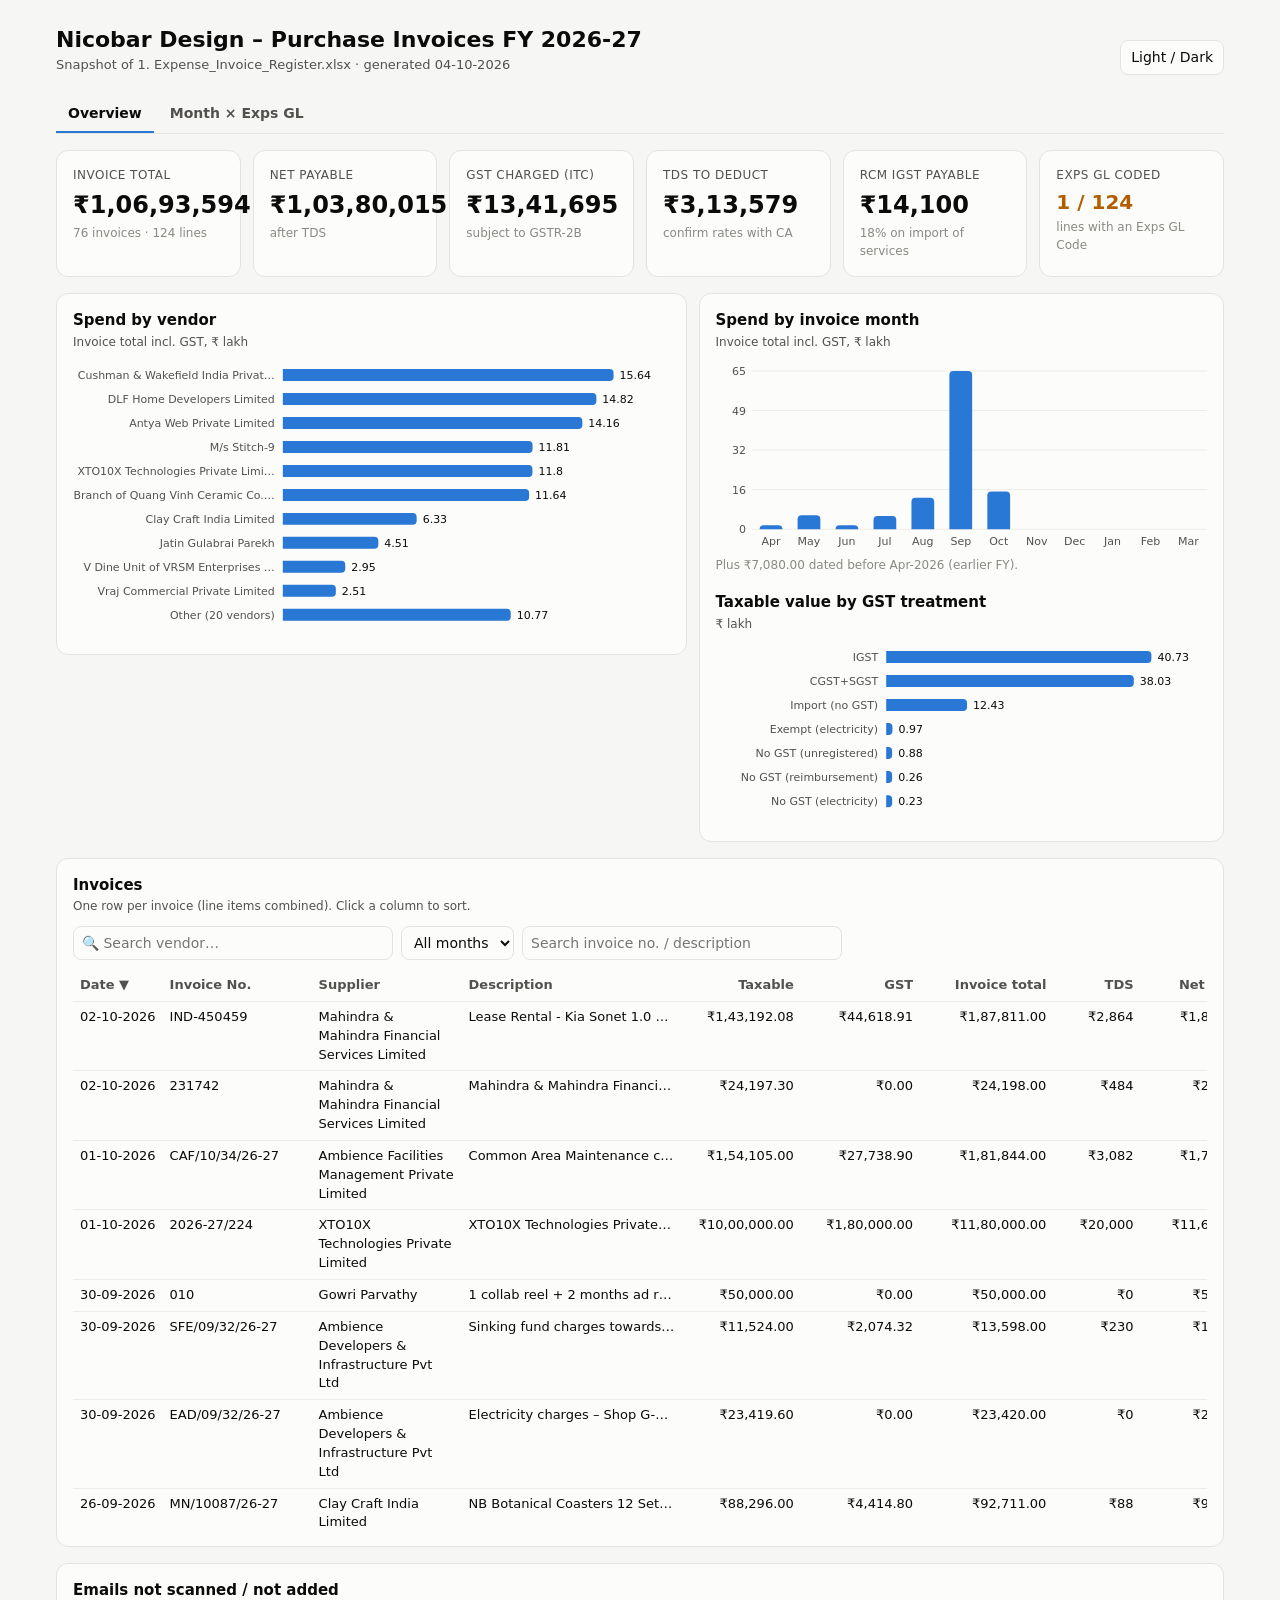
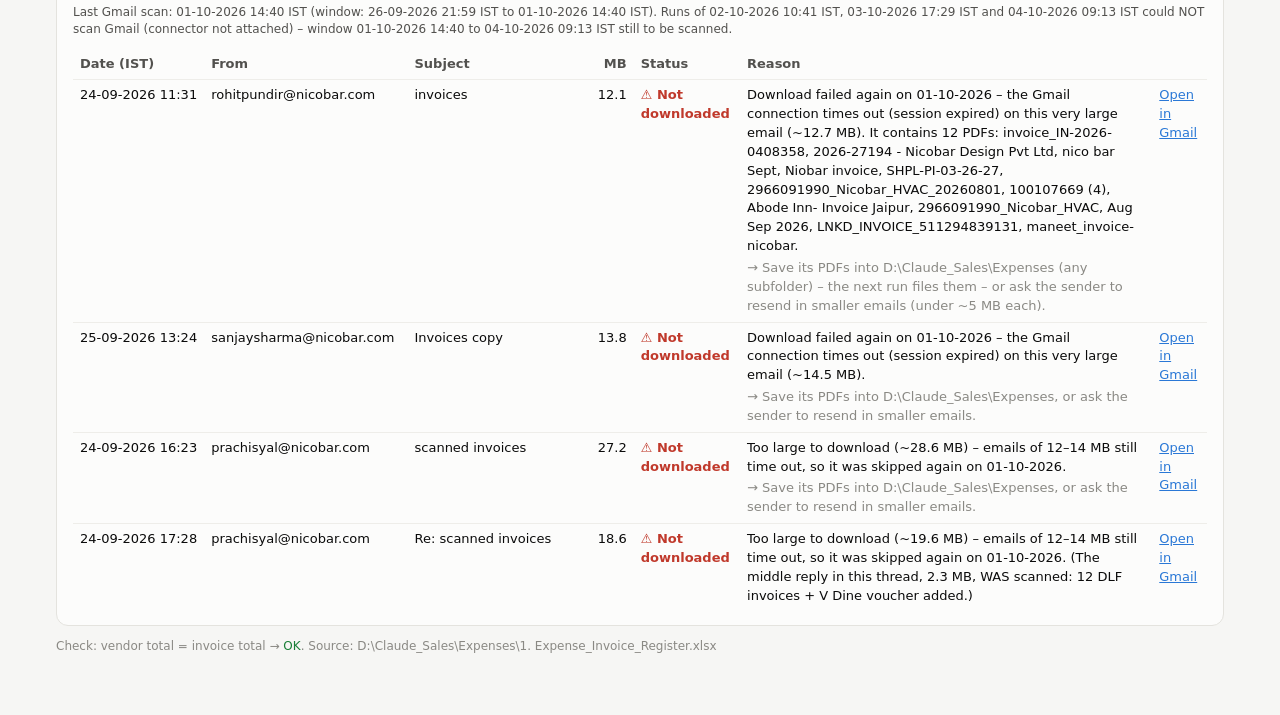
<file: Expense_Dashboard.html>
<!doctype html>
<html lang="en"><head><meta charset="utf-8"><meta name="viewport" content="width=device-width,initial-scale=1">
<title>Expense Dashboard</title>
<style>
:root{color-scheme:light;--bg:#f6f6f4;--surface:#fcfcfb;--line:#e4e3de;--grid:#eeede9;--t1:#0b0b0b;--t2:#52514e;--t3:#8a8984;--s1:#2a78d6;--s1h:#1c5cab;--warn:#b25e00;--crit:#c0392b;--ok:#1a7f37;--chip:#f0efec}
@media (prefers-color-scheme:dark){:root:where(:not([data-theme="light"])){color-scheme:dark;--bg:#111110;--surface:#1a1a19;--line:#2e2e2b;--grid:#262624;--t1:#fff;--t2:#c3c2b7;--t3:#8f8e86;--s1:#3987e5;--s1h:#6da7ec;--warn:#e8a33d;--crit:#e66767;--ok:#4cc26a;--chip:#262624}}
:root[data-theme="dark"]{color-scheme:dark;--bg:#111110;--surface:#1a1a19;--line:#2e2e2b;--grid:#262624;--t1:#fff;--t2:#c3c2b7;--t3:#8f8e86;--s1:#3987e5;--s1h:#6da7ec;--warn:#e8a33d;--crit:#e66767;--ok:#4cc26a;--chip:#262624}
*{box-sizing:border-box}body{margin:0;background:var(--bg);color:var(--t1);font:14px/1.45 system-ui,-apple-system,"Segoe UI",Arial,sans-serif}
.wrap{max-width:1200px;margin:0 auto;padding:24px 16px 48px}
header{display:flex;flex-wrap:wrap;justify-content:space-between;align-items:flex-end;gap:12px;margin-bottom:20px}
h1{font-size:22px;margin:0}.sub{color:var(--t2);font-size:13px}
.btn{border:1px solid var(--line);background:var(--surface);color:var(--t1);border-radius:8px;padding:6px 10px;font:inherit;cursor:pointer}
.kpis{display:grid;grid-template-columns:repeat(auto-fit,minmax(170px,1fr));gap:12px;margin-bottom:16px}
.card{background:var(--surface);border:1px solid var(--line);border-radius:12px;padding:16px}
.kpi .l{color:var(--t2);font-size:12px;text-transform:uppercase;letter-spacing:.04em}.kpi .v{font-size:24px;font-weight:650;margin-top:4px;font-variant-numeric:tabular-nums}.kpi .n{color:var(--t3);font-size:12px;margin-top:2px}
.grid2{display:grid;grid-template-columns:1.2fr 1fr;gap:12px;margin-bottom:16px;align-items:start}@media(max-width:820px){.grid2{grid-template-columns:1fr}}
h2{font-size:15px;margin:0 0 2px}.cap{color:var(--t2);font-size:12px;margin-bottom:10px}
svg text{fill:var(--t2);font-size:11px}svg .val{fill:var(--t1);font-size:11px;font-variant-numeric:tabular-nums}
.bar{fill:var(--s1)}.bar:hover,.bar.hl{fill:var(--s1h)}.hit{fill:transparent;cursor:default}
#tip{position:fixed;pointer-events:none;background:var(--surface);color:var(--t1);border:1px solid var(--line);border-radius:8px;padding:8px 10px;font-size:12px;box-shadow:0 4px 16px rgba(0,0,0,.15);display:none;z-index:9;max-width:280px}
#tip b{display:block;margin-bottom:2px}
.filters{display:flex;flex-wrap:wrap;gap:8px;margin-bottom:10px}
select,input{border:1px solid var(--line);background:var(--surface);color:var(--t1);border-radius:8px;padding:6px 8px;font:inherit;min-width:0}input[type=search],#fq{flex:1 1 200px;max-width:320px}
.tbl{overflow:auto;max-height:560px}#inv tbody td:nth-child(4){max-width:220px;white-space:nowrap;overflow:hidden;text-overflow:ellipsis}#inv tbody td:nth-child(3){min-width:150px;max-width:200px}#inv td{white-space:nowrap}#inv tbody td:nth-child(3){white-space:normal}table{width:100%;border-collapse:collapse;font-size:13px}th,td{padding:6px 7px;border-bottom:1px solid var(--grid);text-align:left;vertical-align:top}
th{color:var(--t2);font-weight:600;cursor:pointer;white-space:nowrap;position:sticky;top:0;background:var(--surface)}td.r,th.r{text-align:right;font-variant-numeric:tabular-nums}
.chip{display:inline-block;padding:1px 7px;border-radius:999px;background:var(--chip);color:var(--t2);font-size:11px;white-space:nowrap}
.st-bad{color:var(--crit);font-weight:600}.st-info{color:var(--t2)}
tfoot td{font-weight:650;border-top:1px solid var(--line)}
a{color:var(--s1)}.muted{color:var(--t3)}
.check{font-size:12px}.ok{color:var(--ok)}#em td:first-child{white-space:nowrap}#em td:nth-child(6){min-width:280px}#em td:nth-child(3){min-width:160px}.kpi .v.sm{font-size:20px}.tbl{-webkit-overflow-scrolling:touch}@media(max-width:600px){#inv thead,#em thead{display:none}#inv,#inv tbody,#inv tr,#inv td,#em,#em tbody,#em tr,#em td{display:block;width:auto}#inv tr,#em tr{border-bottom:1px solid var(--line);padding:6px 0}#inv td,#em td{border:0;padding:2px 0;white-space:normal!important;max-width:none!important;min-width:0!important;text-align:left;overflow:visible}#inv td[data-l]:before,#em td[data-l]:not([data-l=""]):before{content:attr(data-l)": ";color:var(--t3);font-size:12px}#inv tfoot{display:block}#inv tfoot tr{display:flex;flex-wrap:wrap;gap:8px}#inv tfoot td{display:block;border:0}.wrap{padding:16px 12px 40px}.kpi .v{font-size:20px}.card{padding:12px}h1{font-size:19px}}
.tabs{display:flex;gap:4px;border-bottom:1px solid var(--line);margin-bottom:16px}.tab{background:none;border:0;border-bottom:2px solid transparent;color:var(--t2);font:inherit;font-weight:600;padding:8px 12px;cursor:pointer}.tab[aria-selected="true"]{color:var(--t1);border-bottom-color:var(--s1)}
#pv th,#pv td{white-space:nowrap}#pv th small{display:block;color:var(--t3);font-weight:400}#pv td.z{color:var(--t3)}#pv tr.tot td,#pv td.tc{font-weight:650}#pv tr.tot td{border-top:1px solid var(--line)}#pv td:first-child,#pv th:first-child{position:sticky;left:0;background:var(--surface)}#pv .gn{white-space:normal;min-width:180px}
.seg{display:inline-flex;border:1px solid var(--line);border-radius:8px;overflow:hidden}.seg button{border:0;background:var(--surface);color:var(--t2);font:inherit;padding:6px 10px;cursor:pointer}.seg button[aria-pressed="true"]{background:var(--chip);color:var(--t1);font-weight:600}
.note{background:var(--chip);border-radius:8px;padding:8px 10px;font-size:12px;color:var(--t2);margin-bottom:10px}
#pv tbody tr{cursor:pointer;user-select:none}#pv tbody td.dc:hover{outline:2px solid var(--s1);outline-offset:-2px}
.modal{position:fixed;inset:0;background:rgba(0,0,0,.45);display:none;align-items:flex-start;justify-content:center;padding:40px 16px;z-index:20}
.modal.open{display:flex}.mbox{background:var(--surface);border:1px solid var(--line);border-radius:12px;max-width:1100px;width:100%;max-height:calc(100vh - 80px);display:flex;flex-direction:column}
.mhead{display:flex;justify-content:space-between;align-items:flex-start;gap:12px;padding:16px;border-bottom:1px solid var(--line)}.mbody{overflow:auto;padding:0 16px 16px}
.bar2{display:flex;gap:8px;flex-wrap:wrap}.btnp{background:var(--s1);color:#fff;border-color:var(--s1)}
#dt tr.vs td{background:var(--chip);font-weight:650}
</style></head><body><div class="wrap">
<header><div><h1 id="ttl">Nicobar Design – Purchase Invoices</h1><div class="sub" id="asof"></div></div>
<button class="btn" id="theme" aria-label="Toggle theme">Light / Dark</button></header>
<nav class="tabs" role="tablist"><button class="tab" role="tab" aria-selected="true" data-t="ov">Overview</button><button class="tab" role="tab" aria-selected="false" data-t="gl">Month × Exps GL</button></nav>
<div id="tab-ov"><section class="kpis" id="kpis"></section>
<section class="grid2">
 <div class="card"><h2>Spend by vendor</h2><div class="cap">Invoice total incl. GST, ₹ lakh</div><div id="vend"></div></div>
 <div class="card"><h2>Spend by invoice month</h2><div class="cap">Invoice total incl. GST, ₹ lakh</div><div id="month"></div>
  <h2 style="margin-top:18px">Taxable value by GST treatment</h2><div class="cap">₹ lakh</div><div id="gst"></div></div>
</section>
<section class="card" style="margin-bottom:16px"><h2>Invoices</h2><div class="cap">One row per invoice (line items combined). Click a column to sort.</div>
 <div class="filters"><input id="fv" type="search" placeholder="🔍 Search vendor…" autocomplete="off" aria-label="Search vendor"><select id="fm" aria-label="Month"></select><input id="fq" placeholder="Search invoice no. / description" aria-label="Search"></div>
 <div class="tbl"><table id="inv"><thead></thead><tbody></tbody><tfoot></tfoot></table></div></section>
<section class="card"><h2>Emails not scanned / not added</h2><div class="cap" id="scan"></div><div class="tbl"><table id="em"><thead><tr><th>Date (IST)</th><th>From</th><th>Subject</th><th class="r">MB</th><th>Status</th><th>Reason</th><th></th></tr></thead><tbody></tbody></table></div></section>
</div>
<div id="tab-gl" hidden><section class="card"><h2>Expense by month and Exps GL</h2><div class="cap">Rows = Exps GL Code and GL Name (from the register and 3.Vendor_GL_Codes.xlsx), columns = months of the selected financial year</div>
<div class="filters"><div class="seg" role="group" aria-label="Measure"><button data-m="tax" aria-pressed="true">Taxable (expense)</button><button data-m="tot" aria-pressed="false">Invoice total</button><button data-m="net" aria-pressed="false">Net payable</button></div><select id="gy" aria-label="Financial year"></select><input id="gv" type="search" placeholder="🔍 Search vendor…" autocomplete="off" aria-label="Search vendor"></div>
<div class="note" id="glnote"></div><div class="bar2" style="margin-bottom:10px"><span class="muted" style="align-self:center">Double-click a GL row (or a month cell) to see vendor-wise details.</span><button class="btn btnp" id="xpv">⬇ Export this table to Excel</button></div><div class="tbl"><table id="pv"></table></div></section></div>
<p class="muted check" id="chk"></p>
</div><div id="tip" role="tooltip"></div>
<div class="modal" id="md" role="dialog" aria-modal="true" aria-labelledby="mt"><div class="mbox"><div class="mhead"><div><h2 id="mt"></h2><div class="cap" id="ms" style="margin:0"></div></div><div class="bar2"><div class="seg" role="group" aria-label="View"><button data-v="vendor" aria-pressed="true">By vendor</button><button data-v="inv" aria-pressed="false">By invoice</button></div><button class="btn btnp" id="xdt">⬇ Export to Excel</button><button class="btn" id="mc" aria-label="Close">✕ Close</button></div></div><div class="mbody"><table id="dt"></table></div></div></div>
<script>
const D={"rows":[{"file":"Clay Craft India Limited\\MN-10076-26-27 12.09.26.pdf","no":"MN/10076/26-27","date":"2026-09-12","sup":"Clay Craft India Limited","desc":"NB Chip & Dip Platter Madagascar 8 Pcs (NBI015086)","tt":"IGST","tax":514176.0,"igst":25708.8,"cgst":0.0,"sgst":0.0,"tot":539885.0,"tds":514.0,"net":539371.0,"loc":null,"vgl":null,"egl":null,"bg":"06AAFCN6567R1ZL","rcm":"No RCM – forward charge; goods, IGST 5% charged by supplier. ITC eligible (check GSTR-2B)."},{"file":"Stitch-9\\S9-26-27-274 18.09.26.pdf","no":"S9/26-27/274","date":"2026-09-18","sup":"M/s Stitch-9","desc":"Bash Jumpsuit - Silk Blend Loose Fit","tt":"IGST","tax":1000500.0,"igst":180090.0,"cgst":0.0,"sgst":0.0,"tot":1180590.0,"tds":1001.0,"net":1179589.0,"loc":null,"vgl":null,"egl":null,"bg":"06AAFCN6567R1ZL","rcm":"No RCM – invoice states Reverse Charge: N; goods, IGST 18% charged. ITC eligible (check GSTR-2B)."},{"file":"Quang Vinh Ceramic Co Ltd\\06-26QV-NICOBAR 25.09.26.pdf","no":"06/26QV-NICOBAR","date":"2026-09-25","sup":"Branch of Quang Vinh Ceramic Co., Ltd (Vietnam)","desc":"Ceramic Jug 14.5x8.5x23 cm","tt":"Import (no GST)","tax":193552.16,"igst":0.0,"cgst":0.0,"sgst":0.0,"tot":193552.16,"tds":0.0,"net":193552.16,"loc":null,"vgl":null,"egl":null,"bg":"06AAFCN6567R1ZL","rcm":"Not RCM – import of goods: IGST + BCD paid to Customs on Bill of Entry; claim IGST ITC from BoE."},{"file":"Quang Vinh Ceramic Co Ltd\\06-26QV-NICOBAR 25.09.26.pdf","no":"06/26QV-NICOBAR","date":"2026-09-25","sup":"Branch of Quang Vinh Ceramic Co., Ltd (Vietnam)","desc":"Ceramic Plate 21x21.5x1.5 cm","tt":"Import (no GST)","tax":74508.0,"igst":0.0,"cgst":0.0,"sgst":0.0,"tot":74508.0,"tds":0.0,"net":74508.0,"loc":null,"vgl":null,"egl":null,"bg":"06AAFCN6567R1ZL","rcm":"Not RCM – import of goods: IGST + BCD paid to Customs on Bill of Entry; claim IGST ITC from BoE."},{"file":"Quang Vinh Ceramic Co Ltd\\06-26QV-NICOBAR 25.09.26.pdf","no":"06/26QV-NICOBAR","date":"2026-09-25","sup":"Branch of Quang Vinh Ceramic Co., Ltd (Vietnam)","desc":"Ceramic Bowl 11x11.5x5 cm","tt":"Import (no GST)","tax":84626.37,"igst":0.0,"cgst":0.0,"sgst":0.0,"tot":84626.37,"tds":0.0,"net":84626.37,"loc":null,"vgl":null,"egl":null,"bg":"06AAFCN6567R1ZL","rcm":"Not RCM – import of goods: IGST + BCD paid to Customs on Bill of Entry; claim IGST ITC from BoE."},{"file":"Quang Vinh Ceramic Co Ltd\\06-26QV-NICOBAR 25.09.26.pdf","no":"06/26QV-NICOBAR","date":"2026-09-25","sup":"Branch of Quang Vinh Ceramic Co., Ltd (Vietnam)","desc":"Ceramic Plate 27x26x1.5 cm","tt":"Import (no GST)","tax":189336.17,"igst":0.0,"cgst":0.0,"sgst":0.0,"tot":189336.17,"tds":0.0,"net":189336.17,"loc":null,"vgl":null,"egl":null,"bg":"06AAFCN6567R1ZL","rcm":"Not RCM – import of goods: IGST + BCD paid to Customs on Bill of Entry; claim IGST ITC from BoE."},{"file":"Quang Vinh Ceramic Co Ltd\\06-26QV-NICOBAR 25.09.26.pdf","no":"06/26QV-NICOBAR","date":"2026-09-25","sup":"Branch of Quang Vinh Ceramic Co., Ltd (Vietnam)","desc":"Ceramic Bowl 10x9.5x3.5 cm","tt":"Import (no GST)","tax":66229.33,"igst":0.0,"cgst":0.0,"sgst":0.0,"tot":66229.33,"tds":0.0,"net":66229.33,"loc":null,"vgl":null,"egl":null,"bg":"06AAFCN6567R1ZL","rcm":"Not RCM – import of goods: IGST + BCD paid to Customs on Bill of Entry; claim IGST ITC from BoE."},{"file":"Quang Vinh Ceramic Co Ltd\\06-26QV-NICOBAR 25.09.26.pdf","no":"06/26QV-NICOBAR","date":"2026-09-25","sup":"Branch of Quang Vinh Ceramic Co., Ltd (Vietnam)","desc":"Ceramic Plate 21x21.5x1.5 cm","tt":"Import (no GST)","tax":173392.07,"igst":0.0,"cgst":0.0,"sgst":0.0,"tot":173392.07,"tds":0.0,"net":173392.07,"loc":null,"vgl":null,"egl":null,"bg":"06AAFCN6567R1ZL","rcm":"Not RCM – import of goods: IGST + BCD paid to Customs on Bill of Entry; claim IGST ITC from BoE."},{"file":"Quang Vinh Ceramic Co Ltd\\06-26QV-NICOBAR 25.09.26.pdf","no":"06/26QV-NICOBAR","date":"2026-09-25","sup":"Branch of Quang Vinh Ceramic Co., Ltd (Vietnam)","desc":"Ceramic Plate 21x21.5x1.5 cm","tt":"Import (no GST)","tax":120040.67,"igst":0.0,"cgst":0.0,"sgst":0.0,"tot":120040.67,"tds":0.0,"net":120040.67,"loc":null,"vgl":null,"egl":null,"bg":"06AAFCN6567R1ZL","rcm":"Not RCM – import of goods: IGST + BCD paid to Customs on Bill of Entry; claim IGST ITC from BoE."},{"file":"Quang Vinh Ceramic Co Ltd\\06-26QV-NICOBAR 25.09.26.pdf","no":"06/26QV-NICOBAR","date":"2026-09-25","sup":"Branch of Quang Vinh Ceramic Co., Ltd (Vietnam)","desc":"Ceramic Plate 27x26x1.5 cm","tt":"Import (no GST)","tax":132228.7,"igst":0.0,"cgst":0.0,"sgst":0.0,"tot":132228.7,"tds":0.0,"net":132228.7,"loc":null,"vgl":null,"egl":null,"bg":"06AAFCN6567R1ZL","rcm":"Not RCM – import of goods: IGST + BCD paid to Customs on Bill of Entry; claim IGST ITC from BoE."},{"file":"Quang Vinh Ceramic Co Ltd\\06-26QV-NICOBAR 25.09.26.pdf","no":"06/26QV-NICOBAR","date":"2026-09-25","sup":"Branch of Quang Vinh Ceramic Co., Ltd (Vietnam)","desc":"Ceramic Cup 13x10.2x10 cm","tt":"Import (no GST)","tax":96891.06,"igst":0.0,"cgst":0.0,"sgst":0.0,"tot":96891.06,"tds":0.0,"net":96891.06,"loc":null,"vgl":null,"egl":null,"bg":"06AAFCN6567R1ZL","rcm":"Not RCM – import of goods: IGST + BCD paid to Customs on Bill of Entry; claim IGST ITC from BoE."},{"file":"Quang Vinh Ceramic Co Ltd\\06-26QV-NICOBAR 25.09.26.pdf","no":"06/26QV-NICOBAR","date":"2026-09-25","sup":"Branch of Quang Vinh Ceramic Co., Ltd (Vietnam)","desc":"Repacking Charge","tt":"Import (no GST)","tax":33536.26,"igst":0.0,"cgst":0.0,"sgst":0.0,"tot":33536.26,"tds":0.0,"net":33536.26,"loc":null,"vgl":null,"egl":null,"bg":"06AAFCN6567R1ZL","rcm":"Not RCM – import of goods: IGST + BCD paid to Customs on Bill of Entry; claim IGST ITC from BoE."},{"file":"Shreyas Gaikwad\\S-09-01 15.09.26.pdf","no":"S#09/01","date":"2026-09-15","sup":"Shreyas Gaikwad","desc":"Influencer Collaboration","tt":"No GST (unregistered)","tax":30000.0,"igst":0.0,"cgst":0.0,"sgst":0.0,"tot":30000.0,"tds":0.0,"net":30000.0,"loc":null,"vgl":null,"egl":null,"bg":"07AAFCN6567R1ZJ","rcm":"No RCM – unregistered individual; influencer/advertising service not notified under Sec 9(3)/9(4). No GST, no ITC."},{"file":"DPS Telecom (OPC) Private Limited\\09-UPTIN26003027 23.09.26.pdf","no":"09-UPTIN26003027","date":"2026-09-23","sup":"DPS Telecom (OPC) Private Limited","desc":"Internet Access Services – plan DPS-200MB-UL-3MN, 26/09/2026–25/12/2026 (Shop 272A, DLF Mall of India, Noida)","tt":"CGST+SGST","tax":2847.46,"igst":0.0,"cgst":256.27,"sgst":256.27,"tot":3360.0,"tds":0.0,"net":3360.0,"loc":null,"vgl":null,"egl":null,"bg":"09AAFCN6567R1ZF","rcm":"No RCM – forward charge; CGST 9% + SGST 9% charged by supplier (T&C \"subject to reverse charge\" line is boilerplate). ITC eligible against UP GSTIN (check GSTR-2B)."},{"file":"Vraj Commercial Private Limited\\CH-0562-26-27 01.09.26.pdf","no":"CH/0562/26-27","date":"2026-09-01","sup":"Vraj Commercial Private Limited","desc":"CAM Charges for Sep-26 (Nicobar UG 26, Zora The Mall, Raipur)","tt":"CGST+SGST","tax":58850.0,"igst":0.0,"cgst":5296.5,"sgst":5296.5,"tot":69443.0,"tds":1177.0,"net":68266.0,"loc":null,"vgl":null,"egl":null,"bg":"22AAFCN6567R1ZR","rcm":"No RCM – forward charge; CGST 9% + SGST 9% charged. ITC eligible against CG GSTIN (check GSTR-2B)."},{"file":"Vraj Commercial Private Limited\\CH-0562-26-27 01.09.26.pdf","no":"CH/0562/26-27","date":"2026-09-01","sup":"Vraj Commercial Private Limited","desc":"HVAC Charges for Sep-26 (Nicobar UG 26, Zora The Mall, Raipur)","tt":"CGST+SGST","tax":23540.0,"igst":0.0,"cgst":2118.6,"sgst":2118.6,"tot":27777.2,"tds":471.0,"net":27306.2,"loc":null,"vgl":null,"egl":null,"bg":"22AAFCN6567R1ZR","rcm":"No RCM – forward charge; CGST 9% + SGST 9% charged. ITC eligible against CG GSTIN (check GSTR-2B)."},{"file":"Vraj Commercial Private Limited\\EL-DG-0545-26-27 02.09.26.pdf","no":"EL-DG/0545/26-27","date":"2026-09-02","sup":"Vraj Commercial Private Limited","desc":"Support Service to Electricity – Electricity Consumption Aug-26 – 1,428.30 UNT @ ₹13.50 (Opening 19197.4, Closing 20625.7)","tt":"CGST+SGST","tax":19282.0,"igst":0.0,"cgst":1735.38,"sgst":1735.38,"tot":22752.76,"tds":386.0,"net":22366.76,"loc":null,"vgl":null,"egl":null,"bg":"22AAFCN6567R1ZR","rcm":"No RCM – forward charge; CGST 9% + SGST 9% charged on electricity support service. ITC eligible (check GSTR-2B)."},{"file":"Vraj Commercial Private Limited\\EL-DG-0545-26-27 02.09.26.pdf","no":"EL-DG/0545/26-27","date":"2026-09-02","sup":"Vraj Commercial Private Limited","desc":"Support Service to Electricity – Electricity – MD Charges 18.01 KVA @ ₹400.00","tt":"CGST+SGST","tax":7204.0,"igst":0.0,"cgst":648.36,"sgst":648.36,"tot":8500.72,"tds":144.0,"net":8356.72,"loc":null,"vgl":null,"egl":null,"bg":"22AAFCN6567R1ZR","rcm":"No RCM – forward charge; CGST 9% + SGST 9% charged on electricity support service. ITC eligible (check GSTR-2B)."},{"file":"Vraj Commercial Private Limited\\EL-DG-0545-26-27 02.09.26.pdf","no":"EL-DG/0545/26-27","date":"2026-09-02","sup":"Vraj Commercial Private Limited","desc":"Support Service to Electricity – DG Consumption Aug-26 – 9.24 UNT @ ₹33.77","tt":"CGST+SGST","tax":312.0,"igst":0.0,"cgst":28.08,"sgst":28.08,"tot":368.16,"tds":6.0,"net":362.16,"loc":null,"vgl":null,"egl":null,"bg":"22AAFCN6567R1ZR","rcm":"No RCM – forward charge; CGST 9% + SGST 9% charged on electricity support service. ITC eligible (check GSTR-2B)."},{"file":"Vraj Commercial Private Limited\\EL-DG-0545-26-27 02.09.26.pdf","no":"EL-DG/0545/26-27","date":"2026-09-02","sup":"Vraj Commercial Private Limited","desc":"Support Service to Electricity – Electricity Consumption Jul-26 Rate Diff – 1,479.20 UNT @ ₹1.28","tt":"CGST+SGST","tax":1893.0,"igst":0.0,"cgst":170.37,"sgst":170.37,"tot":2233.74,"tds":38.0,"net":2195.74,"loc":null,"vgl":null,"egl":null,"bg":"22AAFCN6567R1ZR","rcm":"No RCM – forward charge; CGST 9% + SGST 9% charged on electricity support service. ITC eligible (check GSTR-2B)."},{"file":"Vraj Commercial Private Limited\\EL-DG-0545-26-27 02.09.26.pdf","no":"EL-DG/0545/26-27","date":"2026-09-02","sup":"Vraj Commercial Private Limited","desc":"Support Service to Electricity – Electricity – MD Charges Jul-26 Rate Diff – 18.01 KVA @ ₹24.99","tt":"CGST+SGST","tax":450.0,"igst":0.0,"cgst":40.5,"sgst":40.5,"tot":531.0,"tds":9.0,"net":522.0,"loc":null,"vgl":null,"egl":null,"bg":"22AAFCN6567R1ZR","rcm":"No RCM – forward charge; CGST 9% + SGST 9% charged on electricity support service. ITC eligible (check GSTR-2B)."},{"file":"Vraj Commercial Private Limited\\Rent-0613-26-27 12.09.26.pdf","no":"Rent/0613/26-27","date":"2026-09-12","sup":"Vraj Commercial Private Limited","desc":"Rental Services – 12% Pure Revenue Share on ₹8,40,218 for Aug-2026 (Zora The Mall, Raipur)","tt":"CGST+SGST","tax":100826.0,"igst":0.0,"cgst":9074.34,"sgst":9074.34,"tot":118974.68,"tds":10083.0,"net":108891.68,"loc":null,"vgl":null,"egl":null,"bg":"22AAFCN6567R1ZR","rcm":"No RCM – forward charge; CGST 9% + SGST 9% on rent. ITC eligible (check GSTR-2B)."},{"file":"Anthropic PBC\\E87270F6-0001 22.04.26.pdf","no":"E87270F6-0001","date":"2026-04-22","sup":"Anthropic, PBC (USA)","desc":"Claude API – one-time credit purchase (USD 10.00 @ ₹93.8351/USD)","tt":"Import (no GST)","tax":938.35,"igst":0.0,"cgst":0.0,"sgst":0.0,"tot":938.35,"tds":0.0,"net":938.35,"loc":null,"vgl":null,"egl":null,"bg":"07AAFCN6567R1ZJ","rcm":"RCM – import of service; invoice says tax payable on reverse charge. Nicobar to pay IGST 18% on ₹ value via GSTR-3B and claim ITC."},{"file":"Anthropic PBC\\E87270F6-0002 22.04.26.pdf","no":"E87270F6-0002","date":"2026-04-22","sup":"Anthropic, PBC (USA)","desc":"Claude API – one-time credit purchase (USD 90.00 @ ₹93.8351/USD)","tt":"Import (no GST)","tax":8445.16,"igst":0.0,"cgst":0.0,"sgst":0.0,"tot":8445.16,"tds":0.0,"net":8445.16,"loc":null,"vgl":null,"egl":null,"bg":"07AAFCN6567R1ZJ","rcm":"RCM – import of service; invoice says tax payable on reverse charge. Nicobar to pay IGST 18% on ₹ value via GSTR-3B and claim ITC."},{"file":"Anthropic PBC\\E87270F6-0003 20.05.26.pdf","no":"E87270F6-0003","date":"2026-05-20","sup":"Anthropic, PBC (USA)","desc":"Claude API – one-time credit purchase (USD 200.00 @ ₹96.8441/USD)","tt":"Import (no GST)","tax":19368.82,"igst":0.0,"cgst":0.0,"sgst":0.0,"tot":19368.82,"tds":0.0,"net":19368.82,"loc":null,"vgl":null,"egl":null,"bg":"07AAFCN6567R1ZJ","rcm":"RCM – import of service; invoice says tax payable on reverse charge. Nicobar to pay IGST 18% on ₹ value via GSTR-3B and claim ITC."},{"file":"Anthropic PBC\\E87270F6-0004 23.07.26.pdf","no":"E87270F6-0004","date":"2026-07-23","sup":"Anthropic, PBC (USA)","desc":"Claude API – one-time credit purchase (USD 100.00 @ ₹96.5431/USD)","tt":"Import (no GST)","tax":9654.31,"igst":0.0,"cgst":0.0,"sgst":0.0,"tot":9654.31,"tds":0.0,"net":9654.31,"loc":null,"vgl":null,"egl":null,"bg":"07AAFCN6567R1ZJ","rcm":"RCM – import of service; invoice says tax payable on reverse charge. Nicobar to pay IGST 18% on ₹ value via GSTR-3B and claim ITC."},{"file":"Anthropic PBC\\E87270F6-0005 30.07.26.pdf","no":"E87270F6-0005","date":"2026-07-30","sup":"Anthropic, PBC (USA)","desc":"Claude API – one-time credit purchase (USD 100.00 @ ₹95.7327/USD)","tt":"Import (no GST)","tax":9573.27,"igst":0.0,"cgst":0.0,"sgst":0.0,"tot":9573.27,"tds":0.0,"net":9573.27,"loc":null,"vgl":null,"egl":null,"bg":"07AAFCN6567R1ZJ","rcm":"RCM – import of service; invoice says tax payable on reverse charge. Nicobar to pay IGST 18% on ₹ value via GSTR-3B and claim ITC."},{"file":"Anthropic PBC\\E87270F6-0006 17.08.26.pdf","no":"E87270F6-0006","date":"2026-08-17","sup":"Anthropic, PBC (USA)","desc":"Claude API – one-time credit purchase (USD 100.00 @ ₹95.6019/USD)","tt":"Import (no GST)","tax":9560.19,"igst":0.0,"cgst":0.0,"sgst":0.0,"tot":9560.19,"tds":0.0,"net":9560.19,"loc":null,"vgl":null,"egl":null,"bg":"07AAFCN6567R1ZJ","rcm":"RCM – import of service; invoice says tax payable on reverse charge. Nicobar to pay IGST 18% on ₹ value via GSTR-3B and claim ITC."},{"file":"Anthropic PBC\\E87270F6-0007 02.09.26.pdf","no":"E87270F6-0007","date":"2026-09-02","sup":"Anthropic, PBC (USA)","desc":"Claude API – one-time credit purchase (USD 20.00 @ ₹94.9701/USD)","tt":"Import (no GST)","tax":1899.4,"igst":0.0,"cgst":0.0,"sgst":0.0,"tot":1899.4,"tds":0.0,"net":1899.4,"loc":null,"vgl":null,"egl":null,"bg":"07AAFCN6567R1ZJ","rcm":"RCM – import of service; invoice says tax payable on reverse charge. Nicobar to pay IGST 18% on ₹ value via GSTR-3B and claim ITC."},{"file":"Anthropic PBC\\E87270F6-0008 03.09.26.pdf","no":"E87270F6-0008","date":"2026-09-03","sup":"Anthropic, PBC (USA)","desc":"Claude API – one-time credit purchase (USD 100.00 @ ₹94.4688/USD)","tt":"Import (no GST)","tax":9446.88,"igst":0.0,"cgst":0.0,"sgst":0.0,"tot":9446.88,"tds":0.0,"net":9446.88,"loc":null,"vgl":null,"egl":null,"bg":"07AAFCN6567R1ZJ","rcm":"RCM – import of service; invoice says tax payable on reverse charge. Nicobar to pay IGST 18% on ₹ value via GSTR-3B and claim ITC."},{"file":"Anthropic PBC\\E87270F6-0009 07.09.26.pdf","no":"E87270F6-0009","date":"2026-09-07","sup":"Anthropic, PBC (USA)","desc":"Claude API – one-time credit purchase (USD 100.00 @ ₹94.4467/USD)","tt":"Import (no GST)","tax":9444.67,"igst":0.0,"cgst":0.0,"sgst":0.0,"tot":9444.67,"tds":0.0,"net":9444.67,"loc":null,"vgl":null,"egl":null,"bg":"07AAFCN6567R1ZJ","rcm":"RCM – import of service; invoice says tax payable on reverse charge. Nicobar to pay IGST 18% on ₹ value via GSTR-3B and claim ITC."},{"file":"Antya Web Private Limited\\TCAI-513-2627 12.09.26.pdf","no":"TCAI-513-2627","date":"2026-09-12","sup":"Antya Web Private Limited","desc":"AI-Native Consulting to Nicobar – 1 month (12 Sep – 11 Oct 2026)","tt":"IGST","tax":1200000.0,"igst":216000.0,"cgst":0.0,"sgst":0.0,"tot":1416000.0,"tds":120000.0,"net":1296000.0,"loc":null,"vgl":null,"egl":null,"bg":"07AAFCN6567R1ZJ","rcm":"No RCM – forward charge; IGST 18% charged by supplier. ITC eligible (check GSTR-2B). MSME (UDYAM-TN-02-0471769) – pay within 45 days. Due date 16-09-2026."},{"file":"Pine Labs Limited\\INV092609248716 10.09.26.pdf","no":"INV092609248716","date":"2026-09-10","sup":"Pine Labs Limited","desc":"Plutus PoS Service Fee – Aug-26 (line 1)","tt":"IGST","tax":1200.0,"igst":216.0,"cgst":0.0,"sgst":0.0,"tot":1416.0,"tds":24.0,"net":1392.0,"loc":null,"vgl":null,"egl":null,"bg":"07AAFCN6567R1ZJ","rcm":"No RCM – forward charge; IGST 18% charged by supplier. ITC eligible (check GSTR-2B). Payment term 15 days."},{"file":"Pine Labs Limited\\INV092609248716 10.09.26.pdf","no":"INV092609248716","date":"2026-09-10","sup":"Pine Labs Limited","desc":"Plutus PoS Service Fee – Aug-26 (line 2)","tt":"IGST","tax":4200.0,"igst":756.0,"cgst":0.0,"sgst":0.0,"tot":4956.0,"tds":84.0,"net":4872.0,"loc":null,"vgl":null,"egl":null,"bg":"07AAFCN6567R1ZJ","rcm":"No RCM – forward charge; IGST 18% charged by supplier. ITC eligible (check GSTR-2B). Payment term 15 days."},{"file":"Pine Labs Limited\\INV092609248716 10.09.26.pdf","no":"INV092609248716","date":"2026-09-10","sup":"Pine Labs Limited","desc":"Plutus PoS Service Fee – Aug-26 (line 3)","tt":"IGST","tax":600.0,"igst":108.0,"cgst":0.0,"sgst":0.0,"tot":708.0,"tds":12.0,"net":696.0,"loc":null,"vgl":null,"egl":null,"bg":"07AAFCN6567R1ZJ","rcm":"No RCM – forward charge; IGST 18% charged by supplier. ITC eligible (check GSTR-2B). Payment term 15 days."},{"file":"Pine Labs Limited\\INV092609248716 10.09.26.pdf","no":"INV092609248716","date":"2026-09-10","sup":"Pine Labs Limited","desc":"Plutus PoS Service Fee – Aug-26 (line 4)","tt":"IGST","tax":600.0,"igst":108.0,"cgst":0.0,"sgst":0.0,"tot":708.0,"tds":12.0,"net":696.0,"loc":null,"vgl":null,"egl":null,"bg":"07AAFCN6567R1ZJ","rcm":"No RCM – forward charge; IGST 18% charged by supplier. ITC eligible (check GSTR-2B). Payment term 15 days."},{"file":"Pine Labs Limited\\INV092609248716 10.09.26.pdf","no":"INV092609248716","date":"2026-09-10","sup":"Pine Labs Limited","desc":"Plutus PoS Service Fee – Aug-26 (line 5)","tt":"IGST","tax":2700.0,"igst":486.0,"cgst":0.0,"sgst":0.0,"tot":3186.0,"tds":54.0,"net":3132.0,"loc":null,"vgl":null,"egl":null,"bg":"07AAFCN6567R1ZJ","rcm":"No RCM – forward charge; IGST 18% charged by supplier. ITC eligible (check GSTR-2B). Payment term 15 days."},{"file":"Pine Labs Limited\\INV092609248716 10.09.26.pdf","no":"INV092609248716","date":"2026-09-10","sup":"Pine Labs Limited","desc":"Plutus PoS Service Fee – Aug-26 (line 6)","tt":"IGST","tax":1800.0,"igst":324.0,"cgst":0.0,"sgst":0.0,"tot":2124.0,"tds":36.0,"net":2088.0,"loc":null,"vgl":null,"egl":null,"bg":"07AAFCN6567R1ZJ","rcm":"No RCM – forward charge; IGST 18% charged by supplier. ITC eligible (check GSTR-2B). Payment term 15 days."},{"file":"Pine Labs Limited\\INV092609248716 10.09.26.pdf","no":"INV092609248716","date":"2026-09-10","sup":"Pine Labs Limited","desc":"Plutus PoS Service Fee – Aug-26 (line 7)","tt":"IGST","tax":9000.0,"igst":1620.0,"cgst":0.0,"sgst":0.0,"tot":10620.0,"tds":180.0,"net":10440.0,"loc":null,"vgl":null,"egl":null,"bg":"07AAFCN6567R1ZJ","rcm":"No RCM – forward charge; IGST 18% charged by supplier. ITC eligible (check GSTR-2B). Payment term 15 days."},{"file":"Pine Labs Limited\\INV092609248716 10.09.26.pdf","no":"INV092609248716","date":"2026-09-10","sup":"Pine Labs Limited","desc":"Plutus PoS Service Fee – Aug-26 (line 8)","tt":"IGST","tax":600.0,"igst":108.0,"cgst":0.0,"sgst":0.0,"tot":708.0,"tds":12.0,"net":696.0,"loc":null,"vgl":null,"egl":null,"bg":"07AAFCN6567R1ZJ","rcm":"No RCM – forward charge; IGST 18% charged by supplier. ITC eligible (check GSTR-2B). Payment term 15 days."},{"file":"Pine Labs Limited\\INV092609248716 10.09.26.pdf","no":"INV092609248716","date":"2026-09-10","sup":"Pine Labs Limited","desc":"Plutus PoS Service Fee – Aug-26 (line 9)","tt":"IGST","tax":300.0,"igst":54.0,"cgst":0.0,"sgst":0.0,"tot":354.0,"tds":6.0,"net":348.0,"loc":null,"vgl":null,"egl":null,"bg":"07AAFCN6567R1ZJ","rcm":"No RCM – forward charge; IGST 18% charged by supplier. ITC eligible (check GSTR-2B). Payment term 15 days."},{"file":"Pine Labs Limited\\INV092609248716 10.09.26.pdf","no":"INV092609248716","date":"2026-09-10","sup":"Pine Labs Limited","desc":"Plutus PoS Service Fee – Aug-26 (line 10)","tt":"IGST","tax":600.0,"igst":108.0,"cgst":0.0,"sgst":0.0,"tot":708.0,"tds":12.0,"net":696.0,"loc":null,"vgl":null,"egl":null,"bg":"07AAFCN6567R1ZJ","rcm":"No RCM – forward charge; IGST 18% charged by supplier. ITC eligible (check GSTR-2B). Payment term 15 days."},{"file":"Pine Labs Limited\\INV092609248716 10.09.26.pdf","no":"INV092609248716","date":"2026-09-10","sup":"Pine Labs Limited","desc":"Plutus PoS Service Fee – Aug-26 (line 11)","tt":"IGST","tax":900.0,"igst":162.0,"cgst":0.0,"sgst":0.0,"tot":1062.0,"tds":18.0,"net":1044.0,"loc":null,"vgl":null,"egl":null,"bg":"07AAFCN6567R1ZJ","rcm":"No RCM – forward charge; IGST 18% charged by supplier. ITC eligible (check GSTR-2B). Payment term 15 days."},{"file":"Trion Properties Private Limited\\3652264407 09.09.26.pdf","no":"3652264407","date":"2026-09-09","sup":"Trion Properties Private Limited","desc":"L&L Agreement F-45 & F-46 – Recovery – Back Up Power Charges, 01-31 Aug 2026","tt":"CGST+SGST","tax":65.0,"igst":0.0,"cgst":5.85,"sgst":5.85,"tot":77.0,"tds":1.0,"net":76.0,"loc":null,"vgl":null,"egl":null,"bg":"36AAFCN6567R1ZI","rcm":"No RCM – forward charge; CGST 9% + SGST 9% (rounded to rupee) charged by supplier. ITC eligible (check GSTR-2B). Interest @24% p.a. after due date 15-09-2026."},{"file":"Trion Properties Private Limited\\3652264564 09.09.26.pdf","no":"3652264564","date":"2026-09-09","sup":"Trion Properties Private Limited","desc":"L&L Agreement F-45 & F-46 – Actual Chilled Water Charges, 01-31 Aug 2026","tt":"CGST+SGST","tax":11629.0,"igst":0.0,"cgst":1046.61,"sgst":1046.61,"tot":13723.0,"tds":233.0,"net":13490.0,"loc":null,"vgl":null,"egl":null,"bg":"36AAFCN6567R1ZI","rcm":"No RCM – forward charge; CGST 9% + SGST 9% (rounded to rupee) charged by supplier. ITC eligible (check GSTR-2B). Interest @24% p.a. after due date 15-09-2026."},{"file":"Hansa Elite Luxe Interiors Pvt Ltd\\GST-030-2026-27 31.08.26.pdf","no":"GST/030/2026-27","date":"2026-08-31","sup":"Hansa Elite Luxe Interiors Pvt Ltd","desc":"Sharing of Security Guard – Charges for Aug-2026","tt":"CGST+SGST","tax":26667.0,"igst":0.0,"cgst":2400.03,"sgst":2400.03,"tot":31467.0,"tds":533.0,"net":30934.0,"loc":null,"vgl":null,"egl":null,"bg":"36AAFCN6567R1ZI","rcm":"No RCM – forward charge; CGST 9% + SGST 9% charged by supplier. ITC eligible (check GSTR-2B)."},{"file":"Hansa Elite Luxe Interiors Pvt Ltd\\008-2026-27 09.09.26.pdf","no":"008/2026-27","date":"2026-09-09","sup":"Hansa Elite Luxe Interiors Pvt Ltd","desc":"Debit Note – Monthly water HMWS (20% of ₹10,207) – Jul-26","tt":"No GST (reimbursement)","tax":2041.0,"igst":0.0,"cgst":0.0,"sgst":0.0,"tot":2041.0,"tds":0.0,"net":2041.0,"loc":null,"vgl":null,"egl":null,"bg":null,"rcm":"Debit note for reimbursement of maintenance expenses – no GST charged, no ITC. Confirm with CA whether GST should apply."},{"file":"Hansa Elite Luxe Interiors Pvt Ltd\\008-2026-27 09.09.26.pdf","no":"008/2026-27","date":"2026-09-09","sup":"Hansa Elite Luxe Interiors Pvt Ltd","desc":"Debit Note – Additional water tankers 61 nos (20% of ₹90,900) – Jul-26","tt":"No GST (reimbursement)","tax":18180.0,"igst":0.0,"cgst":0.0,"sgst":0.0,"tot":18180.0,"tds":0.0,"net":18180.0,"loc":null,"vgl":null,"egl":null,"bg":null,"rcm":"Debit note for reimbursement of maintenance expenses – no GST charged, no ITC. Confirm with CA whether GST should apply."},{"file":"Hansa Elite Luxe Interiors Pvt Ltd\\008-2026-27 09.09.26.pdf","no":"008/2026-27","date":"2026-09-09","sup":"Hansa Elite Luxe Interiors Pvt Ltd","desc":"Debit Note – Electricity common area sharing 142 units @ ₹11.49 – Jul-26","tt":"No GST (reimbursement)","tax":1632.0,"igst":0.0,"cgst":0.0,"sgst":0.0,"tot":1632.0,"tds":0.0,"net":1632.0,"loc":null,"vgl":null,"egl":null,"bg":null,"rcm":"Debit note for reimbursement of maintenance expenses – no GST charged, no ITC. Confirm with CA whether GST should apply."},{"file":"Hansa Elite Luxe Interiors Pvt Ltd\\008-2026-27 09.09.26.pdf","no":"008/2026-27","date":"2026-09-09","sup":"Hansa Elite Luxe Interiors Pvt Ltd","desc":"Debit Note – Outside housekeeping sharing (₹12,000 / 3) – Jul-26","tt":"No GST (reimbursement)","tax":4000.0,"igst":0.0,"cgst":0.0,"sgst":0.0,"tot":3999.0,"tds":0.0,"net":3999.0,"loc":null,"vgl":null,"egl":null,"bg":null,"rcm":"Debit note for reimbursement of maintenance expenses – no GST charged, no ITC. Confirm with CA whether GST should apply."},{"file":"Jatin Gulabrai Parekh\\2026-27-05-013 02.05.26.pdf","no":"2026-27/05/013","date":"2026-05-02","sup":"Jatin Gulabrai Parekh","desc":"Society Maintenance – G12 One42, period 01-04-2026 to 31-03-2027","tt":"CGST+SGST","tax":382579.0,"igst":0.0,"cgst":34432.11,"sgst":34432.11,"tot":451443.0,"tds":7652.0,"net":443791.0,"loc":null,"vgl":null,"egl":null,"bg":"24AAFCN6567R5ZJ","rcm":"No RCM – forward charge; CGST 9% + SGST 9% charged by supplier. ITC eligible (check GSTR-2B)."},{"file":"Shyam Spectra IT Services Private Limited\\EHRI001161-25-26 01.03.26.pdf","no":"EHRI001161/25-26","date":"2026-03-01","sup":"Shyam Spectra IT Services Private Limited","desc":"AIVIS CCTV – Camera Health Monitoring, 1 Mar – 31 May 2026 (quarterly advance)","tt":"IGST","tax":6000.0,"igst":1080.0,"cgst":0.0,"sgst":0.0,"tot":7080.0,"tds":120.0,"net":6960.0,"loc":null,"vgl":null,"egl":null,"bg":"24AAFCN6567R5ZJ","rcm":"No RCM – forward charge; IGST 18% charged by supplier. ITC eligible (check GSTR-2B). Bill also shows previous balance ₹21,240 unpaid (not included here). Invoice is FY 2025-26."},{"file":"Bharti Airtel Limited\\MF2707I006723461 03.09.26.pdf","no":"MF2707I006723461","date":"2026-09-03","sup":"Bharti Airtel Limited","desc":"Mobile rentals – 29 connections, 02-Aug to 01-Sep-2026","tt":"CGST+SGST","tax":9821.0,"igst":0.0,"cgst":883.89,"sgst":883.89,"tot":11588.78,"tds":0.0,"net":11588.78,"loc":null,"vgl":null,"egl":null,"bg":"07AAFCN6567R1ZJ","rcm":"No RCM – forward charge; CGST 9% + SGST 9% charged by supplier. ITC eligible (check GSTR-2B). Pay by 21-09-2026."},{"file":"Bharti Airtel Limited\\MF2707I006723461 03.09.26.pdf","no":"MF2707I006723461","date":"2026-09-03","sup":"Bharti Airtel Limited","desc":"Late payment charges for Aug-2026","tt":"CGST+SGST","tax":100.0,"igst":0.0,"cgst":9.0,"sgst":9.0,"tot":118.0,"tds":0.0,"net":118.0,"loc":null,"vgl":null,"egl":null,"bg":"07AAFCN6567R1ZJ","rcm":"No RCM – forward charge; CGST 9% + SGST 9% charged by supplier. ITC eligible (check GSTR-2B). Pay by 21-09-2026."},{"file":"Vodafone Idea Limited\\DLSO030926765967 03.09.26.pdf","no":"DLSO030926765967","date":"2026-09-03","sup":"Vodafone Idea Limited","desc":"Mobile services 03-Aug to 02-Sep-2026 – 8 connections summary, pre-tax charges per account summary","tt":"CGST+SGST","tax":30472.58,"igst":0.0,"cgst":2742.53,"sgst":2742.53,"tot":35957.64,"tds":0.0,"net":35957.64,"loc":null,"vgl":null,"egl":null,"bg":"07AAFCN6567R1ZJ","rcm":"No RCM – forward charge; CGST 9% + SGST 9% charged by supplier. ITC eligible (check GSTR-2B). Due 13-09-2026."},{"file":"Blue Dart Express Limited\\2026806R00002349 31.08.26.pdf","no":"2026806R00002349","date":"2026-08-31","sup":"Blue Dart Express Limited","desc":"Courier – Etail Air COD – Aug-26 (freight+VAS 7,863.66, IDC 1,783.36, EFSS 303.78, fuel 6,049.59, CAF 2,736.06)","tt":"CGST+SGST","tax":18736.45,"igst":0.0,"cgst":1686.28,"sgst":1686.28,"tot":22109.01,"tds":375.0,"net":21734.01,"loc":null,"vgl":null,"egl":null,"bg":"06AAFCN6567R1ZL","rcm":"No RCM – invoice states RCM Applicable: N; CGST 9% + SGST 9% charged. ITC eligible (check GSTR-2B). Interest 2% p.m. on delay."},{"file":"Blue Dart Express Limited\\2026806R00002350 31.08.26.pdf","no":"2026806R00002350","date":"2026-08-31","sup":"Blue Dart Express Limited","desc":"Courier – Etail Air Prepaid – Aug-26","tt":"CGST+SGST","tax":14775.25,"igst":0.0,"cgst":1329.77,"sgst":1329.77,"tot":17434.79,"tds":296.0,"net":17138.79,"loc":null,"vgl":null,"egl":null,"bg":"06AAFCN6567R1ZL","rcm":"No RCM – invoice states RCM Applicable: N; CGST 9% + SGST 9% charged. ITC eligible (check GSTR-2B). Interest 2% p.m. on delay."},{"file":"Blue Dart Express Limited\\2026806R00002351 31.08.26.pdf","no":"2026806R00002351","date":"2026-08-31","sup":"Blue Dart Express Limited","desc":"Courier – Domestic Priority – Aug-26","tt":"CGST+SGST","tax":6569.85,"igst":0.0,"cgst":591.29,"sgst":591.29,"tot":7752.43,"tds":131.0,"net":7621.43,"loc":null,"vgl":null,"egl":null,"bg":"06AAFCN6567R1ZL","rcm":"No RCM – invoice states RCM Applicable: N; CGST 9% + SGST 9% charged. ITC eligible (check GSTR-2B). Interest 2% p.m. on delay."},{"file":"Blue Dart Express Limited\\2026822R00000752 31.08.26.pdf","no":"2026822R00000752","date":"2026-08-31","sup":"Blue Dart Express Limited","desc":"Courier – Domestic Priority – Aug-26","tt":"IGST","tax":4952.99,"igst":891.54,"cgst":0.0,"sgst":0.0,"tot":5844.53,"tds":99.0,"net":5745.53,"loc":null,"vgl":null,"egl":null,"bg":"06AAFCN6567R1ZL","rcm":"No RCM – invoice states RCM Applicable: N; IGST 18% charged. ITC eligible (check GSTR-2B). Interest 2% p.m. on delay."},{"file":"Blue Dart Express Limited\\2026829R00006958 31.08.26.pdf","no":"2026829R00006958","date":"2026-08-31","sup":"Blue Dart Express Limited","desc":"Courier – Domestic Priority – Aug-26","tt":"IGST","tax":277.1,"igst":49.88,"cgst":0.0,"sgst":0.0,"tot":326.98,"tds":6.0,"net":320.98,"loc":null,"vgl":null,"egl":null,"bg":"06AAFCN6567R1ZL","rcm":"No RCM – invoice states RCM Applicable: N; IGST 18% charged. ITC eligible (check GSTR-2B). Interest 2% p.m. on delay."},{"file":"Blue Dart Express Limited\\2026829R00006959 31.08.26.pdf","no":"2026829R00006959","date":"2026-08-31","sup":"Blue Dart Express Limited","desc":"Courier – SFC Standard – Aug-26","tt":"IGST","tax":817.23,"igst":147.1,"cgst":0.0,"sgst":0.0,"tot":964.33,"tds":16.0,"net":948.33,"loc":null,"vgl":null,"egl":null,"bg":"06AAFCN6567R1ZL","rcm":"No RCM – invoice states RCM Applicable: N; IGST 18% charged. ITC eligible (check GSTR-2B). Interest 2% p.m. on delay."},{"file":"Blue Dart Express Limited\\2026806R00002352 31.08.26.pdf","no":"2026806R00002352","date":"2026-08-31","sup":"Blue Dart Express Limited","desc":"Courier – SFC Standard – Aug-26","tt":"CGST+SGST","tax":3497.55,"igst":0.0,"cgst":314.78,"sgst":314.78,"tot":4127.11,"tds":70.0,"net":4057.11,"loc":null,"vgl":null,"egl":null,"bg":"06AAFCN6567R1ZL","rcm":"No RCM – invoice states RCM Applicable: N; CGST 9% + SGST 9% charged. ITC eligible (check GSTR-2B). Interest 2% p.m. on delay."},{"file":"DTDC Express Limited\\CH0427TS002362 31.08.26.pdf","no":"CH0427TS002362","date":"2026-08-31","sup":"DTDC Express Limited","desc":"Courier services Aug-2026 (freight 1720.00, fuel 206.40)","tt":"CGST+SGST","tax":1926.4,"igst":0.0,"cgst":173.38,"sgst":173.38,"tot":2273.16,"tds":39.0,"net":2234.16,"loc":null,"vgl":null,"egl":null,"bg":"04AAFCN6567R1ZP","rcm":"No RCM – invoice states reverse charge NO; CGST 9% + UTGST 9% charged. ITC eligible (check GSTR-2B). Due 30-09-2026."},{"file":"DTDC Express Limited\\CT2227TS002711 31.08.26.pdf","no":"CT2227TS002711","date":"2026-08-31","sup":"DTDC Express Limited","desc":"Courier services Aug-2026 (freight 68.00, fuel 8.16)","tt":"IGST","tax":76.16,"igst":13.71,"cgst":0.0,"sgst":0.0,"tot":89.87,"tds":2.0,"net":87.87,"loc":null,"vgl":null,"egl":null,"bg":"06AAFCN6567R1ZL","rcm":"No RCM – invoice states reverse charge NO; IGST 18% charged. ITC eligible (check GSTR-2B). Due 30-09-2026."},{"file":"DTDC Express Limited\\DL0727TS028007 31.08.26.pdf","no":"DL0727TS028007","date":"2026-08-31","sup":"DTDC Express Limited","desc":"Courier services Aug-2026 (freight 8918.50, service 1221.60, fuel 1070.22)","tt":"CGST+SGST","tax":11210.32,"igst":0.0,"cgst":1008.93,"sgst":1008.93,"tot":13228.18,"tds":224.0,"net":13004.18,"loc":null,"vgl":null,"egl":null,"bg":"07AAFCN6567R1ZJ","rcm":"No RCM – invoice states reverse charge NO; CGST 9% + SGST 9% charged. ITC eligible (check GSTR-2B). Due 30-09-2026."},{"file":"DTDC Express Limited\\GA3027TS001462 31.08.26.pdf","no":"GA3027TS001462","date":"2026-08-31","sup":"DTDC Express Limited","desc":"Courier services Aug-2026 (freight 728.00, fuel 87.36)","tt":"IGST","tax":815.36,"igst":146.76,"cgst":0.0,"sgst":0.0,"tot":962.12,"tds":16.0,"net":946.12,"loc":null,"vgl":null,"egl":null,"bg":"06AAFCN6567R1ZL","rcm":"No RCM – invoice states reverse charge NO; IGST 18% charged. ITC eligible (check GSTR-2B). Due 30-09-2026."},{"file":"DTDC Express Limited\\GJ2427TS012017 31.08.26.pdf","no":"GJ2427TS012017","date":"2026-08-31","sup":"DTDC Express Limited","desc":"Courier services Aug-2026 (freight 1511.00, service 120.00, fuel 181.32)","tt":"CGST+SGST","tax":1812.32,"igst":0.0,"cgst":163.11,"sgst":163.11,"tot":2138.54,"tds":36.0,"net":2102.54,"loc":null,"vgl":null,"egl":null,"bg":"24AAFCN6567R5ZJ","rcm":"No RCM – invoice states reverse charge NO; CGST 9% + SGST 9% charged. ITC eligible (check GSTR-2B). Due 30-09-2026."},{"file":"DTDC Express Limited\\HR0627TS021205 31.08.26.pdf","no":"HR0627TS021205","date":"2026-08-31","sup":"DTDC Express Limited","desc":"Courier services Aug-2026 (freight 36892.00, service 2869.20, fuel 4427.04)","tt":"CGST+SGST","tax":44188.24,"igst":0.0,"cgst":3976.94,"sgst":3976.94,"tot":52142.12,"tds":884.0,"net":51258.12,"loc":null,"vgl":null,"egl":null,"bg":"06AAFCN6567R1ZL","rcm":"No RCM – invoice states reverse charge NO; CGST 9% + SGST 9% charged. ITC eligible (check GSTR-2B). Due 30-09-2026."},{"file":"DTDC Express Limited\\KA2927TS026614 31.08.26.pdf","no":"KA2927TS026614","date":"2026-08-31","sup":"DTDC Express Limited","desc":"Courier services Aug-2026 (freight 2807.00, service 256.50, fuel 336.84)","tt":"CGST+SGST","tax":3400.34,"igst":0.0,"cgst":306.03,"sgst":306.03,"tot":4012.4,"tds":68.0,"net":3944.4,"loc":null,"vgl":null,"egl":null,"bg":"29AAFCN6567R1ZD","rcm":"No RCM – invoice states reverse charge NO; CGST 9% + SGST 9% charged. ITC eligible (check GSTR-2B). Due 30-09-2026."},{"file":"DTDC Express Limited\\MH2727TS036470 31.08.26.pdf","no":"MH2727TS036470","date":"2026-08-31","sup":"DTDC Express Limited","desc":"Courier services Aug-2026 (freight 2656.50, service 157.74, fuel 318.78)","tt":"CGST+SGST","tax":3133.02,"igst":0.0,"cgst":281.97,"sgst":281.97,"tot":3696.96,"tds":63.0,"net":3633.96,"loc":null,"vgl":null,"egl":null,"bg":"27AAFCN6567R1ZH","rcm":"No RCM – invoice states reverse charge NO; CGST 9% + SGST 9% charged. ITC eligible (check GSTR-2B). Due 30-09-2026."},{"file":"DTDC Express Limited\\MP2327TS009682 31.08.26.pdf","no":"MP2327TS009682","date":"2026-08-31","sup":"DTDC Express Limited","desc":"Courier services Aug-2026 (freight 2266.00, service 93.29, fuel 271.92)","tt":"IGST","tax":2444.63,"igst":440.03,"cgst":0.0,"sgst":0.0,"tot":2884.66,"tds":49.0,"net":2835.66,"loc":null,"vgl":null,"egl":null,"bg":"06AAFCN6567R1ZL","rcm":"No RCM – invoice states reverse charge NO; IGST 18% charged. ITC eligible (check GSTR-2B). Due 30-09-2026."},{"file":"DTDC Express Limited\\RJ0827TS012536 31.08.26.pdf","no":"RJ0827TS012536","date":"2026-08-31","sup":"DTDC Express Limited","desc":"Courier services Aug-2026 (freight 3392.00, service 248.11, fuel 407.04)","tt":"IGST","tax":4047.15,"igst":728.49,"cgst":0.0,"sgst":0.0,"tot":4775.64,"tds":81.0,"net":4694.64,"loc":null,"vgl":null,"egl":null,"bg":"06AAFCN6567R1ZL","rcm":"No RCM – invoice states reverse charge NO; IGST 18% charged. ITC eligible (check GSTR-2B). Due 30-09-2026."},{"file":"DTDC Express Limited\\TN3327TS022597 31.08.26.pdf","no":"TN3327TS022597","date":"2026-08-31","sup":"DTDC Express Limited","desc":"Courier services Aug-2026 (freight 3353.00, service 241.41, fuel 402.36)","tt":"CGST+SGST","tax":3996.77,"igst":0.0,"cgst":359.71,"sgst":359.71,"tot":4716.19,"tds":80.0,"net":4636.19,"loc":null,"vgl":null,"egl":null,"bg":"33AAFCN6567R1ZO","rcm":"No RCM – invoice states reverse charge NO; CGST 9% + SGST 9% charged. ITC eligible (check GSTR-2B). Due 30-09-2026."},{"file":"DTDC Express Limited\\TS3627TS018501 31.08.26.pdf","no":"TS3627TS018501","date":"2026-08-31","sup":"DTDC Express Limited","desc":"Courier services Aug-2026 (freight 2996.00, service 334.20, fuel 359.52)","tt":"CGST+SGST","tax":3689.72,"igst":0.0,"cgst":332.07,"sgst":332.07,"tot":4353.86,"tds":74.0,"net":4279.86,"loc":null,"vgl":null,"egl":null,"bg":"36AAFCN6567R1ZI","rcm":"No RCM – invoice states reverse charge NO; CGST 9% + SGST 9% charged. ITC eligible (check GSTR-2B). Due 30-09-2026."},{"file":"DTDC Express Limited\\UP0927TS034334 31.08.26.pdf","no":"UP0927TS034334","date":"2026-08-31","sup":"DTDC Express Limited","desc":"Courier services Aug-2026 (freight 979.00, service 589.51, fuel 117.48)","tt":"CGST+SGST","tax":1685.99,"igst":0.0,"cgst":151.74,"sgst":151.74,"tot":1989.47,"tds":34.0,"net":1955.47,"loc":null,"vgl":null,"egl":null,"bg":"09AAFCN6567R1ZF","rcm":"No RCM – invoice states reverse charge NO; CGST 9% + SGST 9% charged. ITC eligible (check GSTR-2B). Due 30-09-2026."},{"file":"DTDC Express Limited\\WB1927TS026418 31.08.26.pdf","no":"WB1927TS026418","date":"2026-08-31","sup":"DTDC Express Limited","desc":"Courier services Aug-2026 (freight 3067.00, service 266.25, fuel 368.04)","tt":"CGST+SGST","tax":3701.29,"igst":0.0,"cgst":333.12,"sgst":333.12,"tot":4367.53,"tds":74.0,"net":4293.53,"loc":null,"vgl":null,"egl":null,"bg":"19AAFCN6567R7Z8","rcm":"No RCM – invoice states reverse charge NO; CGST 9% + SGST 9% charged. ITC eligible (check GSTR-2B). Due 30-09-2026."},{"file":"DLF Home Developers Limited\\2220007482 28.05.26.pdf","no":"2220007482","date":"2026-05-28","sup":"DLF Home Developers Limited","desc":"Maintenance SH-51 DLF Mid Town Plaza 12.03.2026-31.03.2026 (1,133 sqft @ ₹32, pro-rata)","tt":"CGST+SGST","tax":23390.97,"igst":0.0,"cgst":2105.19,"sgst":2105.19,"tot":27601.35,"tds":468.0,"net":27133.35,"loc":null,"vgl":null,"egl":null,"bg":"07AAFCN6567R1ZJ","rcm":"No RCM – forward charge; CGST 9% + SGST 9% charged by supplier. ITC eligible (check GSTR-2B)."},{"file":"DLF Home Developers Limited\\2220007482 28.05.26.pdf","no":"2220007482","date":"2026-05-28","sup":"DLF Home Developers Limited","desc":"Maintenance SH-51 DLF Mid Town Plaza 01.04.2026-30.04.2026","tt":"CGST+SGST","tax":36256.0,"igst":0.0,"cgst":3263.04,"sgst":3263.04,"tot":42782.08,"tds":725.0,"net":42057.08,"loc":null,"vgl":null,"egl":null,"bg":"07AAFCN6567R1ZJ","rcm":"No RCM – forward charge; CGST 9% + SGST 9% charged by supplier. ITC eligible (check GSTR-2B)."},{"file":"DLF Home Developers Limited\\2220007482 28.05.26.pdf","no":"2220007482","date":"2026-05-28","sup":"DLF Home Developers Limited","desc":"Maintenance SH-51 DLF Mid Town Plaza 01.05.2026-31.05.2026","tt":"CGST+SGST","tax":36256.0,"igst":0.0,"cgst":3263.04,"sgst":3263.04,"tot":42782.08,"tds":725.0,"net":42057.08,"loc":null,"vgl":null,"egl":null,"bg":"07AAFCN6567R1ZJ","rcm":"No RCM – forward charge; CGST 9% + SGST 9% charged by supplier. ITC eligible (check GSTR-2B)."},{"file":"DLF Home Developers Limited\\2220011940 22.06.26.pdf","no":"2220011940","date":"2026-06-22","sup":"DLF Home Developers Limited","desc":"Maintenance SH-51 DLF Mid Town Plaza 01.06.2026-30.06.2026","tt":"CGST+SGST","tax":36256.0,"igst":0.0,"cgst":3263.04,"sgst":3263.04,"tot":42782.08,"tds":725.0,"net":42057.08,"loc":null,"vgl":null,"egl":null,"bg":"07AAFCN6567R1ZJ","rcm":"No RCM – forward charge; CGST 9% + SGST 9% charged by supplier. ITC eligible (check GSTR-2B)."},{"file":"DLF Home Developers Limited\\2210013655 08.07.26.pdf","no":"2210013655","date":"2026-07-08","sup":"DLF Home Developers Limited","desc":"Rent (Retail) SH-51 DLF Mid Town Plaza 12.07.2026-31.07.2026 (1,133 sqft @ ₹400, pro-rata)","tt":"CGST+SGST","tax":292387.1,"igst":0.0,"cgst":26314.84,"sgst":26314.84,"tot":345016.78,"tds":29239.0,"net":315777.78,"loc":null,"vgl":null,"egl":null,"bg":"07AAFCN6567R1ZJ","rcm":"No RCM – forward charge; CGST 9% + SGST 9% charged by supplier. ITC eligible (check GSTR-2B)."},{"file":"DLF Home Developers Limited\\2220016358 08.07.26.pdf","no":"2220016358","date":"2026-07-08","sup":"DLF Home Developers Limited","desc":"Maintenance SH-51 DLF Mid Town Plaza 01.07.2026-31.07.2026","tt":"CGST+SGST","tax":36256.0,"igst":0.0,"cgst":3263.04,"sgst":3263.04,"tot":42782.08,"tds":725.0,"net":42057.08,"loc":null,"vgl":null,"egl":null,"bg":"07AAFCN6567R1ZJ","rcm":"No RCM – forward charge; CGST 9% + SGST 9% charged by supplier. ITC eligible (check GSTR-2B)."},{"file":"DLF Home Developers Limited\\2210014043 16.07.26.pdf","no":"2210014043","date":"2026-07-16","sup":"DLF Home Developers Limited","desc":"Rent – Revenue share 16% on general sales ₹3,82,826, 01.06.2026-30.06.2026","tt":"CGST+SGST","tax":61252.0,"igst":0.0,"cgst":5512.68,"sgst":5512.68,"tot":72277.36,"tds":6125.0,"net":66152.36,"loc":null,"vgl":null,"egl":null,"bg":"07AAFCN6567R1ZJ","rcm":"No RCM – forward charge; CGST 9% + SGST 9% charged by supplier. ITC eligible (check GSTR-2B)."},{"file":"DLF Home Developers Limited\\220060004861 17.07.26.pdf","no":"220060004861","date":"2026-07-17","sup":"DLF Home Developers Limited","desc":"EB up to June-26 – consumption 2,268 units @ ₹14.36 (meter 27160000)","tt":"Exempt (electricity)","tax":32568.48,"igst":0.0,"cgst":0.0,"sgst":0.0,"tot":32568.48,"tds":0.0,"net":32568.48,"loc":null,"vgl":null,"egl":null,"bg":"07AAFCN6567R1ZJ","rcm":"Electricity – exempt supply (Notif. 02/2017-CT(Rate) entry 104), no GST, no ITC."},{"file":"DLF Home Developers Limited\\2210016694 01.08.26.pdf","no":"2210016694","date":"2026-08-01","sup":"DLF Home Developers Limited","desc":"Rent (Retail) SH-51 DLF Mid Town Plaza 01.08.2026-31.08.2026","tt":"CGST+SGST","tax":453200.0,"igst":0.0,"cgst":40788.0,"sgst":40788.0,"tot":534776.0,"tds":45320.0,"net":489456.0,"loc":null,"vgl":null,"egl":null,"bg":"07AAFCN6567R1ZJ","rcm":"No RCM – forward charge; CGST 9% + SGST 9% charged by supplier. ITC eligible (check GSTR-2B)."},{"file":"DLF Home Developers Limited\\2220020581 01.08.26.pdf","no":"2220020581","date":"2026-08-01","sup":"DLF Home Developers Limited","desc":"Maintenance SH-51 DLF Mid Town Plaza 01.08.2026-31.08.2026","tt":"CGST+SGST","tax":36256.0,"igst":0.0,"cgst":3263.04,"sgst":3263.04,"tot":42782.08,"tds":725.0,"net":42057.08,"loc":null,"vgl":null,"egl":null,"bg":"07AAFCN6567R1ZJ","rcm":"No RCM – forward charge; CGST 9% + SGST 9% charged by supplier. ITC eligible (check GSTR-2B)."},{"file":"DLF Home Developers Limited\\220060005850 05.08.26.pdf","no":"220060005850","date":"2026-08-05","sup":"DLF Home Developers Limited","desc":"EB up to July-26 – consumption 2,322 units @ ₹14.36 (meter 27160000)","tt":"Exempt (electricity)","tax":33343.92,"igst":0.0,"cgst":0.0,"sgst":0.0,"tot":33343.92,"tds":0.0,"net":33343.92,"loc":null,"vgl":null,"egl":null,"bg":"07AAFCN6567R1ZJ","rcm":"Electricity – exempt supply (Notif. 02/2017-CT(Rate) entry 104), no GST, no ITC."},{"file":"DLF Home Developers Limited\\220060006482 21.08.26.pdf","no":"220060006482","date":"2026-08-21","sup":"DLF Home Developers Limited","desc":"EB – Additional load 14.07 kW @ ₹10,000","tt":"CGST+SGST","tax":140700.0,"igst":0.0,"cgst":12663.0,"sgst":12663.0,"tot":166026.0,"tds":2814.0,"net":163212.0,"loc":null,"vgl":null,"egl":null,"bg":"07AAFCN6567R1ZJ","rcm":"No RCM – forward charge; CGST 9% + SGST 9% charged by supplier. ITC eligible (check GSTR-2B)."},{"file":"DLF Home Developers Limited\\220040012052 23.09.26.pdf","no":"220040012052","date":"2026-09-23","sup":"DLF Home Developers Limited","desc":"Electrical energy SH-51 01.08.2026-31.08.2026 – 2,132 units @ ₹14.36 (meter 27160000, reading 11053→13185)","tt":"Exempt (electricity)","tax":30615.52,"igst":0.0,"cgst":0.0,"sgst":0.0,"tot":30615.52,"tds":0.0,"net":30615.52,"loc":null,"vgl":null,"egl":null,"bg":"07AAFCN6567R1ZJ","rcm":"Electricity – exempt supply (Notif. 02/2017-CT(Rate) entry 104), no GST, no ITC."},{"file":"DLF Home Developers Limited\\220060010971 24.09.26.pdf","no":"220060010971","date":"2026-09-24","sup":"DLF Home Developers Limited","desc":"Revenue share Jul-26: 1-12 Jul ₹1,37,820 @16% & 13-31 Jul ₹6,94,066 @16% (net of earlier billing)","tt":"CGST+SGST","tax":22051.2,"igst":0.0,"cgst":1984.61,"sgst":1984.61,"tot":26020.42,"tds":2205.0,"net":23815.42,"loc":null,"vgl":null,"egl":null,"bg":"07AAFCN6567R1ZJ","rcm":"No RCM – forward charge; CGST 9% + SGST 9% charged by supplier. ITC eligible (check GSTR-2B)."},{"file":"Surbhi Sethi\\013-2026-27 17.09.26.pdf","no":"013/2026-27","date":"2026-09-17","sup":"Surbhi Sethi","desc":"Influencer Marketing Activity for Nicobar","tt":"CGST+SGST","tax":30000.0,"igst":0.0,"cgst":2700.0,"sgst":2700.0,"tot":35400.0,"tds":0.0,"net":35400.0,"loc":null,"vgl":null,"egl":null,"bg":"07AAFCN6567R1ZJ","rcm":"No RCM – forward charge; CGST 9% + SGST 9% charged by supplier. ITC eligible (check GSTR-2B)."},{"file":"Simran\\1 24.09.26.pdf","no":"1","date":"2026-09-24","sup":"Simran","desc":"Modelling for fittings","tt":"No GST (unregistered)","tax":8000.0,"igst":0.0,"cgst":0.0,"sgst":0.0,"tot":8000.0,"tds":0.0,"net":8000.0,"loc":null,"vgl":null,"egl":null,"bg":null,"rcm":"No RCM – unregistered individual; modelling service not notified under Sec 9(3)/9(4). No GST, no ITC."},{"file":"V Dine Unit of VRSM Enterprises LLP\\VDINEAUG02 01.08.26.pdf","no":"VDINEAUG02","date":"2026-08-01","sup":"V Dine Unit of VRSM Enterprises LLP","desc":"Rent – store at Assagao, Goa (GAN) for Aug-2026","tt":"CGST+SGST","tax":250000.0,"igst":0.0,"cgst":22500.0,"sgst":22500.0,"tot":295000.0,"tds":25000.0,"net":270000.0,"loc":"GAN","vgl":"NBV03991","egl":"4038001","bg":"07AAFCN6567R1ZJ","rcm":"No RCM – CGST 9% + SGST 9% shown. NOTE: source is Nicobar's internal Purchase Invoice voucher, not the supplier's tax invoice – obtain the original invoice for ITC."},{"file":"Clay Craft India Limited\\MN-10087-26-27 26.09.26.pdf","no":"MN/10087/26-27","date":"2026-09-26","sup":"Clay Craft India Limited","desc":"NB Botanical Coasters 12 Set of 4 Pcs (NBI034275)","tt":"IGST","tax":61128.0,"igst":3056.4,"cgst":0.0,"sgst":0.0,"tot":64184.4,"tds":61.0,"net":64123.4,"loc":null,"vgl":null,"egl":null,"bg":"06AAFCN6567R1ZL","rcm":"No RCM – forward charge; goods, IGST 5% charged by supplier. ITC eligible (check GSTR-2B). IRN/Ack/E-way bill not printed on the PDF. Terms Net-30; interest @18% after 45 days."},{"file":"Clay Craft India Limited\\MN-10087-26-27 26.09.26.pdf","no":"MN/10087/26-27","date":"2026-09-26","sup":"Clay Craft India Limited","desc":"NB Tribe Coasters 12 Set of 4 Pcs (NBI034276)","tt":"IGST","tax":27168.0,"igst":1358.4,"cgst":0.0,"sgst":0.0,"tot":28526.6,"tds":27.0,"net":28499.6,"loc":null,"vgl":null,"egl":null,"bg":"06AAFCN6567R1ZL","rcm":"No RCM – forward charge; goods, IGST 5% charged by supplier. ITC eligible (check GSTR-2B). IRN/Ack/E-way bill not printed on the PDF. Terms Net-30; interest @18% after 45 days."},{"file":"Prezotech Solutions Pvt Ltd\\INV-26-27-0901 30.06.26.pdf","no":"INV/26-27/0901","date":"2026-06-30","sup":"Prezotech Solutions Pvt Ltd","desc":"Prezotech Label 100x150mm CR (300/Labels) – sticker labels, single colour printed (Sticker Fragile Glass)","tt":"IGST","tax":25200.0,"igst":4536.0,"cgst":0.0,"sgst":0.0,"tot":29736.0,"tds":0.0,"net":29736.0,"loc":null,"vgl":null,"egl":null,"bg":"06AAFCN6567R1ZL","rcm":"No RCM – forward charge; goods, IGST 18% charged by supplier. ITC eligible (check GSTR-2B). Terms Net 30 – due 30-07-2026 (overdue; 2% p.m. charged beyond terms). ₹1,500 block charge is one-time (first order)."},{"file":"Prezotech Solutions Pvt Ltd\\INV-26-27-0901 30.06.26.pdf","no":"INV/26-27/0901","date":"2026-06-30","sup":"Prezotech Solutions Pvt Ltd","desc":"Block charge – one-time charges","tt":"IGST","tax":1500.0,"igst":270.0,"cgst":0.0,"sgst":0.0,"tot":1770.0,"tds":0.0,"net":1770.0,"loc":null,"vgl":null,"egl":null,"bg":"06AAFCN6567R1ZL","rcm":"No RCM – forward charge; goods, IGST 18% charged by supplier. ITC eligible (check GSTR-2B). Terms Net 30 – due 30-07-2026 (overdue; 2% p.m. charged beyond terms). ₹1,500 block charge is one-time (first order)."},{"file":"Gowri Parvathy\\010 30.09.26.pdf","no":"010","date":"2026-09-30","sup":"Gowri Parvathy","desc":"1 collab reel + 2 months ad rights (Sept store ad)","tt":"No GST (unregistered)","tax":50000.0,"igst":0.0,"cgst":0.0,"sgst":0.0,"tot":50000.0,"tds":0.0,"net":50000.0,"loc":null,"vgl":null,"egl":null,"bg":"07AAFCN6567R1ZJ","rcm":"No RCM – unregistered individual; influencer/advertising service not notified under Sec 9(3)/9(4). No GST, no ITC. PDF also contains PAN card and cancelled cheque (Federal Bank)."},{"file":"A & S Creations\\065-2026-2027 26.09.26.pdf","no":"065/2026-2027","date":"2026-09-26","sup":"A & S Creations","desc":"Grazing Experience by Paris my Love – 25 pax (cheese, dips, breads, fruits, olives & nuts) – 50% discount","tt":"CGST+SGST","tax":12500.0,"igst":0.0,"cgst":312.5,"sgst":312.5,"tot":13125.0,"tds":0.0,"net":13125.0,"loc":null,"vgl":null,"egl":null,"bg":"07AAFCN6567R2ZI","rcm":"No RCM – GST @5% shown as one line; split here as CGST 2.5% + SGST 2.5% (intra-Delhi). Outdoor catering at 5% – ITC not available. Document titled \"Invoice\" (not \"Tax Invoice\"), no HSN/SAC, and buyer GSTIN printed as 07AAFCN6567R2ZI (Nicobar Delhi GSTIN is 07AAFCN6567R1ZJ) – ask supplier for a corrected tax invoice. 100% advance terms."},{"file":"A & S Creations\\065-2026-2027 26.09.26.pdf","no":"065/2026-2027","date":"2026-09-26","sup":"A & S Creations","desc":"Black olive tapenade – 50% discount","tt":"CGST+SGST","tax":1500.0,"igst":0.0,"cgst":37.5,"sgst":37.5,"tot":1575.0,"tds":0.0,"net":1575.0,"loc":null,"vgl":null,"egl":null,"bg":"07AAFCN6567R2ZI","rcm":"No RCM – GST @5% shown as one line; split here as CGST 2.5% + SGST 2.5% (intra-Delhi). Outdoor catering at 5% – ITC not available. Document titled \"Invoice\" (not \"Tax Invoice\"), no HSN/SAC, and buyer GSTIN printed as 07AAFCN6567R2ZI (Nicobar Delhi GSTIN is 07AAFCN6567R1ZJ) – ask supplier for a corrected tax invoice. 100% advance terms."},{"file":"A & S Creations\\065-2026-2027 26.09.26.pdf","no":"065/2026-2027","date":"2026-09-26","sup":"A & S Creations","desc":"Mushroom vol au vents – 50% discount","tt":"CGST+SGST","tax":1500.0,"igst":0.0,"cgst":37.5,"sgst":37.5,"tot":1575.0,"tds":0.0,"net":1575.0,"loc":null,"vgl":null,"egl":null,"bg":"07AAFCN6567R2ZI","rcm":"No RCM – GST @5% shown as one line; split here as CGST 2.5% + SGST 2.5% (intra-Delhi). Outdoor catering at 5% – ITC not available. Document titled \"Invoice\" (not \"Tax Invoice\"), no HSN/SAC, and buyer GSTIN printed as 07AAFCN6567R2ZI (Nicobar Delhi GSTIN is 07AAFCN6567R1ZJ) – ask supplier for a corrected tax invoice. 100% advance terms."},{"file":"A & S Creations\\065-2026-2027 26.09.26.pdf","no":"065/2026-2027","date":"2026-09-26","sup":"A & S Creations","desc":"Phyllo cups with tomato, basil topped with cream cheese – 50% discount","tt":"CGST+SGST","tax":1500.0,"igst":0.0,"cgst":37.5,"sgst":37.5,"tot":1575.0,"tds":0.0,"net":1575.0,"loc":null,"vgl":null,"egl":null,"bg":"07AAFCN6567R2ZI","rcm":"No RCM – GST @5% shown as one line; split here as CGST 2.5% + SGST 2.5% (intra-Delhi). Outdoor catering at 5% – ITC not available. Document titled \"Invoice\" (not \"Tax Invoice\"), no HSN/SAC, and buyer GSTIN printed as 07AAFCN6567R2ZI (Nicobar Delhi GSTIN is 07AAFCN6567R1ZJ) – ask supplier for a corrected tax invoice. 100% advance terms."},{"file":"A & S Creations\\065-2026-2027 26.09.26.pdf","no":"065/2026-2027","date":"2026-09-26","sup":"A & S Creations","desc":"Chicken quiche – 50% discount","tt":"CGST+SGST","tax":1750.0,"igst":0.0,"cgst":43.75,"sgst":43.75,"tot":1837.5,"tds":0.0,"net":1837.5,"loc":null,"vgl":null,"egl":null,"bg":"07AAFCN6567R2ZI","rcm":"No RCM – GST @5% shown as one line; split here as CGST 2.5% + SGST 2.5% (intra-Delhi). Outdoor catering at 5% – ITC not available. Document titled \"Invoice\" (not \"Tax Invoice\"), no HSN/SAC, and buyer GSTIN printed as 07AAFCN6567R2ZI (Nicobar Delhi GSTIN is 07AAFCN6567R1ZJ) – ask supplier for a corrected tax invoice. 100% advance terms."},{"file":"A & S Creations\\065-2026-2027 26.09.26.pdf","no":"065/2026-2027","date":"2026-09-26","sup":"A & S Creations","desc":"Smoked salmon canape – 50% discount","tt":"CGST+SGST","tax":2000.0,"igst":0.0,"cgst":50.0,"sgst":50.0,"tot":2100.0,"tds":0.0,"net":2100.0,"loc":null,"vgl":null,"egl":null,"bg":"07AAFCN6567R2ZI","rcm":"No RCM – GST @5% shown as one line; split here as CGST 2.5% + SGST 2.5% (intra-Delhi). Outdoor catering at 5% – ITC not available. Document titled \"Invoice\" (not \"Tax Invoice\"), no HSN/SAC, and buyer GSTIN printed as 07AAFCN6567R2ZI (Nicobar Delhi GSTIN is 07AAFCN6567R1ZJ) – ask supplier for a corrected tax invoice. 100% advance terms."},{"file":"A & S Creations\\065-2026-2027 26.09.26.pdf","no":"065/2026-2027","date":"2026-09-26","sup":"A & S Creations","desc":"Macarons – 50% discount","tt":"CGST+SGST","tax":1312.5,"igst":0.0,"cgst":32.81,"sgst":32.81,"tot":1378.12,"tds":0.0,"net":1378.12,"loc":null,"vgl":null,"egl":null,"bg":"07AAFCN6567R2ZI","rcm":"No RCM – GST @5% shown as one line; split here as CGST 2.5% + SGST 2.5% (intra-Delhi). Outdoor catering at 5% – ITC not available. Document titled \"Invoice\" (not \"Tax Invoice\"), no HSN/SAC, and buyer GSTIN printed as 07AAFCN6567R2ZI (Nicobar Delhi GSTIN is 07AAFCN6567R1ZJ) – ask supplier for a corrected tax invoice. 100% advance terms."},{"file":"A & S Creations\\065-2026-2027 26.09.26.pdf","no":"065/2026-2027","date":"2026-09-26","sup":"A & S Creations","desc":"Eclairs (vanilla, pistachio, coffee) – 50% discount","tt":"CGST+SGST","tax":1462.5,"igst":0.0,"cgst":36.56,"sgst":36.56,"tot":1535.62,"tds":0.0,"net":1535.62,"loc":null,"vgl":null,"egl":null,"bg":"07AAFCN6567R2ZI","rcm":"No RCM – GST @5% shown as one line; split here as CGST 2.5% + SGST 2.5% (intra-Delhi). Outdoor catering at 5% – ITC not available. Document titled \"Invoice\" (not \"Tax Invoice\"), no HSN/SAC, and buyer GSTIN printed as 07AAFCN6567R2ZI (Nicobar Delhi GSTIN is 07AAFCN6567R1ZJ) – ask supplier for a corrected tax invoice. 100% advance terms."},{"file":"A & S Creations\\065-2026-2027 26.09.26.pdf","no":"065/2026-2027","date":"2026-09-26","sup":"A & S Creations","desc":"Tarts (lemon + chocolate) – 50% discount","tt":"CGST+SGST","tax":1462.5,"igst":0.0,"cgst":36.56,"sgst":36.56,"tot":1535.76,"tds":0.0,"net":1535.76,"loc":null,"vgl":null,"egl":null,"bg":"07AAFCN6567R2ZI","rcm":"No RCM – GST @5% shown as one line; split here as CGST 2.5% + SGST 2.5% (intra-Delhi). Outdoor catering at 5% – ITC not available. Document titled \"Invoice\" (not \"Tax Invoice\"), no HSN/SAC, and buyer GSTIN printed as 07AAFCN6567R2ZI (Nicobar Delhi GSTIN is 07AAFCN6567R1ZJ) – ask supplier for a corrected tax invoice. 100% advance terms."},{"file":"Cushman & Wakefield India Private Limited\\MH-2026-09-2376 24.09.26.pdf","no":"MH-2026-09-2376","date":"2026-09-24","sup":"Cushman & Wakefield India Private Limited","desc":"Brokerage fee for sourcing lease space – Balvir Bungalow, Juhu Church Road, Juhu, Mumbai-400049 (1 month rent)","tt":"CGST+SGST","tax":1325000.0,"igst":0.0,"cgst":119250.0,"sgst":119250.0,"tot":1563500.0,"tds":26500.0,"net":1537000.0,"loc":null,"vgl":null,"egl":null,"bg":"27AAFCN6567R1ZH","rcm":"No RCM – forward charge; CGST 9% + SGST 9% (Maharashtra). ITC eligible against 27AAFCN6567R1ZH (check GSTR-2B). Revised invoice (bill-to Juhu store) received 01-10-2026; earlier copy with Lower Parel address has the same no. & IRN – not added. Net 30; 18% p.a. interest after. Nicobar email: realisation only once Juhu store goes live."},{"file":"Niva's Designs\\ND-26-27-043A 29.08.26.pdf","no":"ND/26-27/043A","date":"2026-08-29","sup":"Niva's Designs","desc":"Fabric – Cotton Slub with Digital Print","tt":"CGST+SGST","tax":6013.4,"igst":0.0,"cgst":150.34,"sgst":150.34,"tot":6314.08,"tds":0.0,"net":6314.08,"loc":null,"vgl":null,"egl":null,"bg":"06AAFCN6567R1ZL","rcm":"No RCM – forward charge; goods, CGST 2.5% + SGST 2.5%. ITC eligible (check GSTR-2B). Re-issued to Haryana GSTIN – invoice says actual invoice date 29-07-2026. Original ND/26-27/043 (Delhi, IGST) cancelled by credit note ND/26-27/CN3 – not entered. PO no./date taken from email thread. Nicobar asked for LR copy for ₹650 freight. Terms 45 days."},{"file":"Niva's Designs\\ND-26-27-043A 29.08.26.pdf","no":"ND/26-27/043A","date":"2026-08-29","sup":"Niva's Designs","desc":"Fabric – 25 Lee with Digital Print (White Strip)","tt":"CGST+SGST","tax":7500.0,"igst":0.0,"cgst":187.5,"sgst":187.5,"tot":7875.0,"tds":0.0,"net":7875.0,"loc":null,"vgl":null,"egl":null,"bg":"06AAFCN6567R1ZL","rcm":"No RCM – forward charge; goods, CGST 2.5% + SGST 2.5%. ITC eligible (check GSTR-2B). Re-issued to Haryana GSTIN – invoice says actual invoice date 29-07-2026. Original ND/26-27/043 (Delhi, IGST) cancelled by credit note ND/26-27/CN3 – not entered. PO no./date taken from email thread. Nicobar asked for LR copy for ₹650 freight. Terms 45 days."},{"file":"Niva's Designs\\ND-26-27-043A 29.08.26.pdf","no":"ND/26-27/043A","date":"2026-08-29","sup":"Niva's Designs","desc":"Fabric – Cotton Duck with Digital Print","tt":"CGST+SGST","tax":12307.8,"igst":0.0,"cgst":307.7,"sgst":307.7,"tot":12923.2,"tds":0.0,"net":12923.2,"loc":null,"vgl":null,"egl":null,"bg":"06AAFCN6567R1ZL","rcm":"No RCM – forward charge; goods, CGST 2.5% + SGST 2.5%. ITC eligible (check GSTR-2B). Re-issued to Haryana GSTIN – invoice says actual invoice date 29-07-2026. Original ND/26-27/043 (Delhi, IGST) cancelled by credit note ND/26-27/CN3 – not entered. PO no./date taken from email thread. Nicobar asked for LR copy for ₹650 freight. Terms 45 days."},{"file":"Niva's Designs\\ND-26-27-043A 29.08.26.pdf","no":"ND/26-27/043A","date":"2026-08-29","sup":"Niva's Designs","desc":"Fabric – 10 Lee with Digital Print (Green Stripe)","tt":"CGST+SGST","tax":7375.0,"igst":0.0,"cgst":184.38,"sgst":184.38,"tot":7743.76,"tds":0.0,"net":7743.76,"loc":null,"vgl":null,"egl":null,"bg":"06AAFCN6567R1ZL","rcm":"No RCM – forward charge; goods, CGST 2.5% + SGST 2.5%. ITC eligible (check GSTR-2B). Re-issued to Haryana GSTIN – invoice says actual invoice date 29-07-2026. Original ND/26-27/043 (Delhi, IGST) cancelled by credit note ND/26-27/CN3 – not entered. PO no./date taken from email thread. Nicobar asked for LR copy for ₹650 freight. Terms 45 days."},{"file":"Niva's Designs\\ND-26-27-043A 29.08.26.pdf","no":"ND/26-27/043A","date":"2026-08-29","sup":"Niva's Designs","desc":"Freight & forwarding charges","tt":"CGST+SGST","tax":650.0,"igst":0.0,"cgst":16.25,"sgst":16.25,"tot":682.96,"tds":0.0,"net":682.96,"loc":null,"vgl":null,"egl":null,"bg":"06AAFCN6567R1ZL","rcm":"No RCM – forward charge; goods, CGST 2.5% + SGST 2.5%. ITC eligible (check GSTR-2B). Re-issued to Haryana GSTIN – invoice says actual invoice date 29-07-2026. Original ND/26-27/043 (Delhi, IGST) cancelled by credit note ND/26-27/CN3 – not entered. PO no./date taken from email thread. Nicobar asked for LR copy for ₹650 freight. Terms 45 days."},{"file":"Ambience Facilities Management Private Limited\\CAF-10-34-26-27 01.10.26.pdf","no":"CAF/10/34/26-27","date":"2026-10-01","sup":"Ambience Facilities Management Private Limited","desc":"Common Area Maintenance charges – Shop G-20, Ambience Mall Gurugram – Oct-2026","tt":"CGST+SGST","tax":154105.0,"igst":0.0,"cgst":13869.45,"sgst":13869.45,"tot":181844.0,"tds":3082.0,"net":178762.0,"loc":null,"vgl":null,"egl":null,"bg":"06AAFCN6567R1ZL","rcm":"No RCM – forward charge; CGST 9% + SGST 9% charged by supplier. ITC eligible (check GSTR-2B). Due 10-10-2026; 2% p.m. interest after due date."},{"file":"Ambience Developers & Infrastructure Pvt Ltd\\SFE-09-32-26-27 30.09.26.pdf","no":"SFE/09/32/26-27","date":"2026-09-30","sup":"Ambience Developers & Infrastructure Pvt Ltd","desc":"Sinking fund charges towards electrical equipments & energy systems – Shop G-20 (Sep-2026)","tt":"CGST+SGST","tax":11524.0,"igst":0.0,"cgst":1037.16,"sgst":1037.16,"tot":13598.0,"tds":230.0,"net":13368.0,"loc":null,"vgl":null,"egl":null,"bg":"06AAFCN6567R1ZL","rcm":"No RCM – forward charge; CGST 9% + SGST 9% charged by supplier. ITC eligible (check GSTR-2B). Due 09-10-2026."},{"file":"Ambience Developers & Infrastructure Pvt Ltd\\EAD-09-32-26-27 30.09.26.pdf","no":"EAD/09/32/26-27","date":"2026-09-30","sup":"Ambience Developers & Infrastructure Pvt Ltd","desc":"Electricity charges – Shop G-20, 2,680 units (reading 20,156 → 22,836, 21-Aug-26 to 20-Sep-26) @ ₹8.72","tt":"No GST (electricity)","tax":23369.6,"igst":0.0,"cgst":0.0,"sgst":0.0,"tot":23369.6,"tds":0.0,"net":23369.6,"loc":null,"vgl":null,"egl":null,"bg":"06AAFCN6567R1ZL","rcm":"No GST – electricity supply is exempt; meter rent billed without GST. No ITC. Due 10-10-2026; 1.5% surcharge on late payment."},{"file":"Ambience Developers & Infrastructure Pvt Ltd\\EAD-09-32-26-27 30.09.26.pdf","no":"EAD/09/32/26-27","date":"2026-09-30","sup":"Ambience Developers & Infrastructure Pvt Ltd","desc":"Meter rent","tt":"No GST (electricity)","tax":50.0,"igst":0.0,"cgst":0.0,"sgst":0.0,"tot":50.4,"tds":0.0,"net":50.4,"loc":null,"vgl":null,"egl":null,"bg":"06AAFCN6567R1ZL","rcm":"No GST – electricity supply is exempt; meter rent billed without GST. No ITC. Due 10-10-2026; 1.5% surcharge on late payment."},{"file":"XTO10X Technologies Private Limited\\2026-27-224 01.10.26.pdf","no":"2026-27/224","date":"2026-10-01","sup":"XTO10X Technologies Private Limited","desc":"XTO10X Technologies Private Limited - invoice 2026-27/224","tt":"IGST","tax":1000000.0,"igst":180000.0,"cgst":0.0,"sgst":0.0,"tot":1180000.0,"tds":20000.0,"net":1160000.0,"loc":null,"vgl":null,"egl":null,"bg":"07AAFCN6567R2ZI","rcm":"No RCM - forward charge; IGST charged by supplier. ITC eligible (check GSTR-2B)."},{"file":"Mahindra & Mahindra Financial Services Limited\\IND-450459 01.10.26.pdf","no":"IND-450459","date":"2026-10-02","sup":"Mahindra & Mahindra Financial Services Limited","desc":"Lease Rental - Kia Sonet 1.0 T-GDI HTX DCT Petrol _ HR26FR5339 110949-1 ARUN KUMAR PANIGRAHI NBE00141","tt":"IGST","tax":44735.13,"igst":8052.32,"cgst":0.0,"sgst":0.0,"tot":52787.45,"tds":895.0,"net":51892.45,"loc":null,"vgl":null,"egl":null,"bg":"07AAFCN6567R1ZJ","rcm":"No RCM - forward charge; IGST charged by supplier. ITC eligible (check GSTR-2B)."},{"file":"Mahindra & Mahindra Financial Services Limited\\IND-450459 01.10.26.pdf","no":"IND-450459","date":"2026-10-02","sup":"Mahindra & Mahindra Financial Services Limited","desc":"FMS Rental - Kia Sonet 1.0 T-GDI HTX DCT Petrol _ HR26FR5339 110949-1 ARUN KUMAR PANIGRAHI NBE00141 1 0","tt":"IGST","tax":2522.14,"igst":453.99,"cgst":0.0,"sgst":0.0,"tot":2976.13,"tds":50.0,"net":2926.13,"loc":null,"vgl":null,"egl":null,"bg":"07AAFCN6567R1ZJ","rcm":"No RCM - forward charge; IGST charged by supplier. ITC eligible (check GSTR-2B)."},{"file":"Mahindra & Mahindra Financial Services Limited\\IND-450459 01.10.26.pdf","no":"IND-450459","date":"2026-10-02","sup":"Mahindra & Mahindra Financial Services Limited","desc":"Lease Rental - Audi Q3 Sportback 40 TFSI Bold Edition Petrol Automatic DL3CDD0876 110949-2 Shashi Kapoor NBE0053","tt":"IGST","tax":85656.05,"igst":34262.42,"cgst":0.0,"sgst":0.0,"tot":119918.47,"tds":1713.0,"net":118205.47,"loc":null,"vgl":null,"egl":null,"bg":"07AAFCN6567R1ZJ","rcm":"No RCM - forward charge; IGST charged by supplier. ITC eligible (check GSTR-2B)."},{"file":"Mahindra & Mahindra Financial Services Limited\\IND-450459 01.10.26.pdf","no":"IND-450459","date":"2026-10-02","sup":"Mahindra & Mahindra Financial Services Limited","desc":"FMS Rental - Audi Q3 Sportback 40 TFSI Bold Edition Petrol Automatic DL3CDD0876 110949-2 Shashi Kapoor NBE0053 1 0","tt":"IGST","tax":10278.76,"igst":1850.18,"cgst":0.0,"sgst":0.0,"tot":12128.95,"tds":206.0,"net":11922.95,"loc":null,"vgl":null,"egl":null,"bg":"07AAFCN6567R1ZJ","rcm":"No RCM - forward charge; IGST charged by supplier. ITC eligible (check GSTR-2B)."},{"file":"Mahindra & Mahindra Financial Services Limited\\231742 01.10.26.pdf","no":"231742","date":"2026-10-02","sup":"Mahindra & Mahindra Financial Services Limited","desc":"Mahindra & Mahindra Financial Services Limited - invoice 231742","tt":"IGST","tax":24197.3,"igst":0.0,"cgst":0.0,"sgst":0.0,"tot":24198.0,"tds":484.0,"net":23714.0,"loc":null,"vgl":null,"egl":null,"bg":"07AAFCN6567R1ZJ","rcm":"No RCM - forward charge; IGST charged by supplier. ITC eligible (check GSTR-2B)."},{"file":"Niva's Designs\\ND-26-27-043 29.07.26.pdf","no":"ND/26-27/043","date":"2026-07-29","sup":"Niva's Designs","desc":"Niva's Designs - invoice ND/26-27/043","tt":"IGST","tax":33846.2,"igst":1692.31,"cgst":0.0,"sgst":0.0,"tot":35539.0,"tds":0.0,"net":35539.0,"loc":null,"vgl":null,"egl":null,"bg":"07AAFCN6567R1ZJ","rcm":"No RCM – forward charge; goods, CGST 2.5% + SGST 2.5%. ITC eligible (check GSTR-2B). Re-issued to Haryana GSTIN – invoice says actual invoice date 29-07-2026. Original ND/26-27/043 (Delhi, IGST) cancelled by credit note ND/26-27/CN3 – not entered. PO no./date taken from email thread. Nicobar asked for LR copy for ₹650 freight. Terms 45 days."}],"emails":[{"n":1,"date":"24-09-2026 11:31","frm":"rohitpundir@nicobar.com","subj":"invoices","size":12.1,"status":"Not downloaded","reason":"Download failed again on 01-10-2026 – the Gmail connection times out (session expired) on this very large email (~12.7 MB). It contains 12 PDFs: invoice_IN-2026-0408358, 2026-27194 - Nicobar Design Pvt Ltd, nico bar Sept, Niobar invoice, SHPL-PI-03-26-27, 2966091990_Nicobar_HVAC_20260801, 100107669 (4), Abode Inn- Invoice Jaipur, 2966091990_Nicobar_HVAC, Aug Sep 2026, LNKD_INVOICE_511294839131, maneet_invoice-nicobar.","action":"Save its PDFs into D:\\Claude_Sales\\Expenses (any subfolder) – the next run files them – or ask the sender to resend in smaller emails (under ~5 MB each).","link":"https://mail.google.com/mail/?authuser=invoice@nicobar.com#all/thread-f:1877191937277189595|msg-f:1877191937277189595"},{"n":2,"date":"25-09-2026 13:24","frm":"sanjaysharma@nicobar.com","subj":"Invoices copy","size":13.8,"status":"Not downloaded","reason":"Download failed again on 01-10-2026 – the Gmail connection times out (session expired) on this very large email (~14.5 MB).","action":"Save its PDFs into D:\\Claude_Sales\\Expenses, or ask the sender to resend in smaller emails.","link":"https://mail.google.com/mail/?authuser=invoice@nicobar.com#all/thread-f:1877289732469963142|msg-f:1877289732469963142"},{"n":3,"date":"24-09-2026 16:23","frm":"prachisyal@nicobar.com","subj":"scanned invoices","size":27.2,"status":"Not downloaded","reason":"Too large to download (~28.6 MB) – emails of 12–14 MB still time out, so it was skipped again on 01-10-2026.","action":"Save its PDFs into D:\\Claude_Sales\\Expenses, or ask the sender to resend in smaller emails.","link":"https://mail.google.com/mail/?authuser=invoice@nicobar.com#all/thread-f:1877210288415500762|msg-f:1877210288415500762"},{"n":4,"date":"24-09-2026 17:28","frm":"prachisyal@nicobar.com","subj":"Re: scanned invoices","size":18.6,"status":"Not downloaded","reason":"Too large to download (~19.6 MB) – emails of 12–14 MB still time out, so it was skipped again on 01-10-2026. (The middle reply in this thread, 2.3 MB, WAS scanned: 12 DLF invoices + V Dine voucher added.)","action":"Save its PDFs into D:\\Claude_Sales\\Expenses, or ask the sender to resend in smaller emails.","link":"https://mail.google.com/mail/?authuser=invoice@nicobar.com#all/thread-f:1877210288415500762|msg-f:1877214374393070240"},{"n":5,"date":"—","frm":"— (Gmail not read)","subj":"Gmail not scanned – Gmail connector not attached to this scheduled task","size":"—","status":"Not scanned","reason":"Gmail not scanned on 02-10-2026, 03-10-2026 or 04-10-2026 – no Gmail tools were available to these runs (connector not attached to the scheduled task). Scan window NOT covered: 01-10-2026 14:40 IST to 04-10-2026 09:13 IST. The watermark was not advanced, so the next successful run will search this window.","action":"Re-attach the Gmail connector (with access to invoice@nicobar.com) to the scheduled task \"Auto-add new invoices to Expense Register\".","link":null},{"n":6,"date":"24-09-2026 11:37","frm":"rohitpundir@nicobar.com","subj":"Fwd: Electricity Bill","size":0.7,"status":"Scanned – not added","reason":"Not billed to Nicobar: PSPCL electricity bill no. 50823959885 (a/c 3009140989) is in the name of Mr. Inderjeet Singh Dhillon; payable ₹24,947, due 21-Sep-2026.","action":"Pay/claim as landlord reimbursement if applicable; ask landlord for a GST invoice if needed.","link":"https://mail.google.com/mail/?authuser=invoice@nicobar.com#all/thread-f:1877192274802714692|msg-f:1877192274802714692"},{"n":7,"date":"24-09-2026 11:37","frm":"rohitpundir@nicobar.com","subj":"Fwd: JCN Electricity Bill Payment Request for Aug-2026","size":0.7,"status":"Scanned – not added","reason":"Not billed to Nicobar: two Jaipur (JVVNL) electricity bills in the names of Rajeshwar Singh (₹35,646) and Narendra Kumari (₹22,459), due 22-Sep-2026.","action":"Same as above – landlord/individual bills.","link":"https://mail.google.com/mail/?authuser=invoice@nicobar.com#all/thread-f:1877192284365397196|msg-f:1877192284365397196"},{"n":8,"date":"24-09-2026 11:36","frm":"rohitpundir@nicobar.com","subj":"Fwd: PFA","size":0.4,"status":"Scanned – duplicate","reason":"All 9 PDFs (Anthropic E87270F6-0001 to -0009) are already in the register (S.No. 23–31).","action":"None.","link":"https://mail.google.com/mail/?authuser=invoice@nicobar.com#all/thread-f:1877192246806250539|msg-f:1877192246806250539"},{"n":9,"date":"24-09-2026 11:35","frm":"rohitpundir@nicobar.com","subj":"Fwd: DPS BILL NMN","size":0.2,"status":"Scanned – duplicate","reason":"DPS Telecom 09-UPTIN26003027 is already in the register (S.No. 14).","action":"None.","link":"https://mail.google.com/mail/?authuser=invoice@nicobar.com#all/thread-f:1877192171131766048|msg-f:1877192171131766048"},{"n":10,"date":"24-09-2026 11:37","frm":"rohitpundir@nicobar.com","subj":"Fwd: Invoices","size":0.7,"status":"Scanned – duplicate","reason":"All 3 Vraj Commercial invoices (CH/0562, EL-DG/0545, Rent/0613) are already in the register (S.No. 15–22).","action":"None.","link":"https://mail.google.com/mail/?authuser=invoice@nicobar.com#all/thread-f:1877192258802436532|msg-f:1877192258802436532"},{"n":11,"date":"24-09-2026 17:17","frm":"himanshu@nicobar.com","subj":"Fwd: FW: DTDC Freight Invoice For The Month Of Aug-26 (NICOBAR DESIGN PRIVATE LIMITED)","size":1.2,"status":"Scanned – duplicate","reason":"Second copy of the same 14 DTDC PDFs; the first email in the thread was added.","action":"None.","link":"https://mail.google.com/mail/?authuser=invoice@nicobar.com#all/thread-f:1877213652043282022|msg-f:1877213667135697764"},{"n":12,"date":"25-09-2026 11:00","frm":"rohitpundir@nicobar.com","subj":"Fwd: Payout | Surbhi Sethi | Sept","size":2.6,"status":"Scanned – partly added","reason":"Invoice 013/2026-27 was added. The other 2 PDFs (GST registration certificate, cancelled cheque + PAN) are supporting documents, not invoices.","action":"None.","link":"https://mail.google.com/mail/?authuser=invoice@nicobar.com#all/thread-f:1877280584569206362|msg-f:1877280584569206362"},{"n":13,"date":"24-09-2026 17:17","frm":"himanshu@nicobar.com","subj":"Fwd: FW: Blue Dart Invoice for month of AUGUST 2026 - FAR322055","size":3.4,"status":"Scanned – partly added","reason":"7 invoices were added. The \"CovReport\" PDF is a statement/cover summary (total ₹58,559.18), not an invoice.","action":"None.","link":"https://mail.google.com/mail/?authuser=invoice@nicobar.com#all/thread-f:1877213686866122404|msg-f:1877213686866122404"},{"n":14,"date":"01-10-2026 14:36","frm":"sachin@nicobar.com (fwd from Mohit Jaiswal)","subj":"FW: Monthly closing Sep26","size":0.1,"status":"Scanned – not added","reason":"Not billed to Nicobar: IPinfo Inc. invoice 3MNDSIX0-0003 dated 06-06-2026 (US$481.40) is billed to \"Shashi Kapoor\" (an individual), not Nicobar Design Pvt Ltd.","action":"Ask IPinfo to reissue the invoice in Nicobar Design Pvt Ltd name (with GSTIN) if it is to be booked; otherwise save it into D:\\Claude_Sales\\Expenses and confirm.","link":"https://mail.google.com/mail/?authuser=invoice@nicobar.com#all/thread-f:1877837717513891715|msg-f:1877837717513891715"},{"n":15,"date":"01-10-2026 14:36","frm":"sachin@nicobar.com (fwd from Archana Roy)","subj":"FW: NICOBAR DEAL @ JUHU BROKERAGE FEE CONFIRMATION","size":0.3,"status":"Scanned – duplicate","reason":"Earlier copy of Cushman & Wakefield invoice MH-2026-09-2376 (Lower Parel bill-to address); same invoice no. and IRN as the revised invoice that WAS added from the 01-10-2026 email.","action":"None.","link":"https://mail.google.com/mail/?authuser=invoice@nicobar.com#all/thread-f:1877837549506275100|msg-f:1877837739404780079"},{"n":16,"date":"01-10-2026 14:33","frm":"sachin@nicobar.com (fwd from MKR APP)","subj":"FW: Request for Account Statement – April 2026 to Date","size":0.4,"status":"Scanned – not added","reason":"GL_26-27.pdf is an account statement, not an invoice. MKR says invoices MKR/26-27/8 (15-07-2026) and MKR/26-27/12 (15-09-2026) are not in Nicobar records – neither invoice PDF was attached.","action":"Ask MKR APP (P) Ltd for copies of MKR/26-27/8 and /12 and save them into D:\\Claude_Sales\\Expenses.","link":"https://mail.google.com/mail/?authuser=invoice@nicobar.com#all/thread-f:1877837545048056885|msg-f:1877837545048056885"},{"n":17,"date":"01-10-2026 14:36","frm":"sachin@nicobar.com (fwd from Niva's Designs)","subj":"FW: RE: NIVAS DESIGNS_Outstanding Payments as on 10-06-2026","size":2.1,"status":"Scanned – partly added","reason":"Invoice ND/26-27/043A (Haryana, ₹35,539) was added. ND/26-27/043 dated 29-07-2026 (Delhi, IGST) was not added because credit note ND/26-27/CN3 cancels it (credit notes are not entered).","action":"None.","link":"https://mail.google.com/mail/?authuser=invoice@nicobar.com#all/thread-f:1877837735936612803|msg-f:1877837735936612803"}],"asof":"04-10-2026","scan":"Last Gmail scan: 01-10-2026 14:40 IST (window: 26-09-2026 21:59 IST to 01-10-2026 14:40 IST). Runs of 02-10-2026 10:41 IST, 03-10-2026 17:29 IST and 04-10-2026 09:13 IST could NOT scan Gmail (connector not attached) – window 01-10-2026 14:40 to 04-10-2026 09:13 IST still to be scanned.","gldesc":{"4038001":"Rent store"}};
const inr=v=>'₹'+Number(v).toLocaleString('en-IN',{maximumFractionDigits:0});
const inr2=v=>'₹'+Number(v).toLocaleString('en-IN',{minimumFractionDigits:2,maximumFractionDigits:2});
const lakh=v=>(v/1e5).toLocaleString('en-IN',{maximumFractionDigits:2});
const esc=s=>String(s??'').replace(/[&<>"]/g,c=>({'&':'&amp;','<':'&lt;','>':'&gt;','"':'&quot;'}[c]));
const R=D.rows, sum=(a,k)=>a.reduce((s,x)=>s+(+x[k]||0),0);
document.getElementById('asof').textContent='Snapshot of 1. Expense_Invoice_Register.xlsx · generated '+D.asof;
const MN=['Jan','Feb','Mar','Apr','May','Jun','Jul','Aug','Sep','Oct','Nov','Dec'];
const ymL=(k,full)=>MN[+k.slice(5,7)-1]+(full?' '+k.slice(0,4):'-'+k.slice(2,4));
const fyOf=d=>{const y=+d.slice(0,4),m=+d.slice(5,7);return m>=4?y:y-1};
const fyL=y=>`FY ${y}-${String(y+1).slice(2)}`;
const CFY=Math.max(...D.rows.map(r=>fyOf(r.date)));
document.getElementById('ttl').textContent='Nicobar Design – Purchase Invoices '+fyL(CFY);
// KPIs
const inv=new Map();R.forEach(r=>{const k=r.sup+'|'+r.no;if(!inv.has(k))inv.set(k,{sup:r.sup,no:r.no,date:r.date,file:r.file,tt:new Set(),desc:[],tax:0,gst:0,tot:0,tds:0,net:0,lines:0,loc:r.loc,vgl:r.vgl,egl:r.egl});const o=inv.get(k);o.tt.add(r.tt);o.desc.push(r.desc);o.tax+=r.tax;o.gst+=r.igst+r.cgst+r.sgst;o.tot+=r.tot;o.tds+=r.tds;o.net+=r.net;o.lines++});
const I=[...inv.values()];
const rcm=Math.round(R.filter(r=>/^RCM/.test(r.rcm)).reduce((s,r)=>s+r.tax,0)*0.18);
const K=[['Invoice total',inr(sum(R,'tot')),I.length+' invoices · '+R.length+' lines'],['Net payable',inr(sum(R,'net')),'after TDS'],['GST charged (ITC)',inr(sum(R,'igst')+sum(R,'cgst')+sum(R,'sgst')),'subject to GSTR-2B'],['TDS to deduct',inr(sum(R,'tds')),'confirm rates with CA'],['RCM IGST payable',inr(rcm),'18% on import of services'],['Exps GL coded',R.filter(r=>r.egl).length+' / '+R.length,'lines with an Exps GL Code']];
document.getElementById('kpis').innerHTML=K.map((k,i)=>`<div class="card kpi"><div class="l">${k[0]}</div><div class="v${i===5&&R.some(r=>!r.egl)?' sm" style="color:var(--warn)':''}">${k[1]}</div><div class="n">${k[2]}</div></div>`).join('');
// tooltip
const tip=document.getElementById('tip');
function showTip(e,html){tip.innerHTML=html;tip.style.display='block';const x=Math.min(e.clientX+14,innerWidth-tip.offsetWidth-8),y=Math.min(e.clientY+14,innerHeight-tip.offsetHeight-8);tip.style.left=x+'px';tip.style.top=y+'px'}
function hideTip(){tip.style.display='none'}
// horizontal bars
function hbars(el,data,opt={}){const W=Math.max(300,Math.round(el.clientWidth||560)),rowH=24,lw=Math.min(opt.lw||210,Math.round(W*.42)),rw=56,mc=Math.max(14,Math.floor(lw/6.3)),H=data.length*rowH+8,max=Math.max(...data.map(d=>d.v))||1;
 let s=`<svg viewBox="0 0 ${W} ${H}" width="100%" role="img" aria-label="${esc(opt.label||'')}">`;
 data.forEach((d,i)=>{const y=i*rowH+4,w=Math.max(6,(W-lw-rw)*d.v/max);
  s+=`<text x="${lw-8}" y="${y+14}" text-anchor="end">${esc(d.k.length>mc?d.k.slice(0,mc-1)+'…':d.k)}</text><path class="bar" d="M${lw},${y+4}h${w-4}a4,4 0 0 1 4,4v4a4,4 0 0 1-4,4h-${w-4}z"/><text class="val" x="${lw+w+6}" y="${y+14}">${lakh(d.v)}</text><rect class="hit" data-i="${i}" x="0" y="${y}" width="${W}" height="${rowH}"/>`});
 el.innerHTML=s+'</svg>';el.querySelectorAll('.hit').forEach(h=>{const d=data[h.dataset.i];h.addEventListener('pointermove',e=>{showTip(e,`<b>${esc(d.k)}</b>${inr2(d.v)}${d.n?'<br><span class="muted">'+d.n+'</span>':''}`);h.previousElementSibling.previousElementSibling.classList.add('hl')});h.addEventListener('pointerleave',()=>{hideTip();h.previousElementSibling.previousElementSibling.classList.remove('hl')})})}
function group(key,val,extra){const m=new Map();R.forEach(r=>{const k=key(r);const o=m.get(k)||{k,v:0,c:0};o.v+=val(r);o.c++;m.set(k,o)});return [...m.values()]}
const V=group(r=>r.sup,r=>r.tot).sort((a,b)=>b.v-a.v);V.forEach(d=>d.n=d.c+' line(s)');
let VV=V.slice(0,10);if(V.length>10){const o=V.slice(10);VV.push({k:'Other ('+o.length+' vendors)',v:o.reduce((s,x)=>s+x.v,0),n:o.map(x=>x.k).join(', ')})}
const drawV=()=>hbars(document.getElementById('vend'),VV,{label:'Spend by vendor'});drawV();
// months column chart
function drawM(){const mo=['Apr','May','Jun','Jul','Aug','Sep','Oct','Nov','Dec','Jan','Feb','Mar'];const yy=i=>String(i<9?CFY:CFY+1).slice(2);const cur=R.filter(r=>fyOf(r.date)===CFY);const v=mo.map((m,i)=>({k:m+' '+yy(i),v:cur.filter(r=>{const mm=+r.date.slice(5,7);return (mm>=4?mm-4:mm+8)===i}).reduce((s,r)=>s+r.tot,0)}));
 const pre=R.filter(r=>fyOf(r.date)<CFY);
 const el0=document.getElementById('month'),W=Math.max(300,Math.round(el0.clientWidth||520)),H=190,pl=36,pb=22,max=Math.max(...v.map(d=>d.v))||1,bw=(W-pl)/12;let s=`<svg viewBox="0 0 ${W} ${H}" width="100%" role="img" aria-label="Spend by month">`;
 for(let t=0;t<=4;t++){const y=H-pb-(H-pb-10)*t/4;s+=`<line x1="${pl}" x2="${W}" y1="${y}" y2="${y}" stroke="var(--grid)"/><text x="${pl-6}" y="${y+4}" text-anchor="end">${lakh(max*t/4).split('.')[0]}</text>`}
 v.forEach((d,i)=>{const h=(H-pb-10)*d.v/max,x=pl+i*bw+bw*.2,w=bw*.6,y=H-pb-h;if(d.v>0)s+=`<path class="bar" d="M${x},${H-pb}v-${Math.max(h-4,0)}a4,4 0 0 1 4,-4h${w-8}a4,4 0 0 1 4,4v${Math.max(h-4,0)}z"/>`;s+=`<text x="${x+w/2}" y="${H-6}" text-anchor="middle">${d.k.split(' ')[0]}</text><rect class="hit" data-i="${i}" x="${pl+i*bw}" y="0" width="${bw}" height="${H}"/>`});
 const el=document.getElementById('month');el.innerHTML=s+'</svg>'+(pre.length?`<div class="muted check">Plus ${inr2(pre.reduce((s,r)=>s+r.tot,0))} dated before Apr-${CFY} (earlier FY).</div>`:'');
 el.querySelectorAll('.hit').forEach(h=>{const d=v[h.dataset.i];h.addEventListener('pointermove',e=>showTip(e,`<b>${d.k}</b>${inr2(d.v)}`));h.addEventListener('pointerleave',hideTip)})}drawM();
const drawG=()=>hbars(document.getElementById('gst'),group(r=>r.tt,r=>r.tax).sort((a,b)=>b.v-a.v).map(d=>({...d,n:d.c+' line(s)'})),{label:'Taxable value by GST treatment',lw:170});drawG();
let rzT;addEventListener('resize',()=>{clearTimeout(rzT);rzT=setTimeout(()=>{drawV();drawM();drawG()},150)});
// invoice table
const cols=[['date','Date'],['no','Invoice No.'],['sup','Supplier'],['desc','Description'],['tax','Taxable','r'],['gst','GST','r'],['tot','Invoice total','r'],['tds','TDS','r'],['net','Net payable','r']];
let sortK='date',sortD=-1;
const fv=document.getElementById('fv'),fm=document.getElementById('fm'),fq=document.getElementById('fq');
const vm=(s,q)=>!q.trim()||s.toLowerCase().includes(q.trim().toLowerCase());
const months=[...new Set(I.map(x=>x.date.slice(0,7)))].sort().reverse();fm.innerHTML='<option value="">All months</option>'+months.map(m=>`<option value="${m}">${ymL(m,true)}</option>`).join('');
const fd=d=>d.split('-').reverse().join('-');
function draw(){const q=fq.value.toLowerCase();let a=I.filter(x=>vm(x.sup,fv.value)&&(!fm.value||x.date.startsWith(fm.value))&&(!q||(x.no+' '+x.desc.join(' ')).toLowerCase().includes(q)));
 a.sort((x,y)=>{let p=x[sortK],r=y[sortK];if(Array.isArray(p)){p=p[0];r=r[0]}return (p>r?1:p<r?-1:0)*sortD});
 const t=document.getElementById('inv');t.tHead.innerHTML='<tr>'+cols.map(c=>`<th class="${c[2]||''}" data-k="${c[0]}">${c[1]}${sortK===c[0]?(sortD>0?' ▲':' ▼'):''}</th>`).join('')+'</tr>';
 t.tBodies[0].innerHTML=a.map(x=>`<tr><td data-l="Date">${fd(x.date)}</td><td data-l="Invoice No.">${esc(x.no)}</td><td data-l="Supplier">${esc(x.sup)}${x.loc?` <span class="chip" title="Location code">${esc(x.loc)}</span>`:''}</td><td data-l="Description" title="${esc(x.desc.join(' | '))}">${esc(x.desc[0])}${x.lines>1?` <span class="chip">+${x.lines-1} lines</span>`:''}</td><td class="r" data-l="Taxable">${inr2(x.tax)}</td><td class="r" data-l="GST">${inr2(x.gst)}</td><td class="r" data-l="Invoice total">${inr2(x.tot)}</td><td class="r" data-l="TDS">${inr(x.tds)}</td><td class="r" data-l="Net payable">${inr2(x.net)}</td></tr>`).join('');
 t.tFoot.innerHTML=`<tr><td colspan="4">${a.length} invoice(s)</td><td class="r">${inr2(sum(a,'tax'))}</td><td class="r">${inr2(sum(a,'gst'))}</td><td class="r">${inr2(sum(a,'tot'))}</td><td class="r">${inr(sum(a,'tds'))}</td><td class="r">${inr2(sum(a,'net'))}</td></tr>`;
 t.tHead.querySelectorAll('th').forEach(th=>th.onclick=()=>{const k=th.dataset.k;if(sortK===k)sortD=-sortD;else{sortK=k;sortD=['tax','gst','tot','tds','net','date'].includes(k)?-1:1}draw()})}
fm.onchange=draw;fv.oninput=draw;fq.oninput=draw;draw();
// emails
document.getElementById('scan').textContent=D.scan||'';
document.querySelector('#em tbody').innerHTML=D.emails.map(e=>`<tr><td data-l="Date">${esc(e.date)}</td><td data-l="From">${esc(e.frm)}</td><td data-l="Subject">${esc(e.subj)}</td><td class="r" data-l="MB">${e.size}</td><td data-l="Status" class="${e.status==='Not downloaded'?'st-bad':'st-info'}">${e.status==='Not downloaded'?'⚠ ':''}${esc(e.status)}</td><td data-l="Reason">${esc(e.reason)}${e.action?`<div class="muted" style="margin-top:3px">→ ${esc(e.action)}</div>`:''}</td><td data-l="">${e.link?`<a href="${esc(e.link)}" target="_blank" rel="noopener">Open in Gmail</a>`:''}</td></tr>`).join('');
// check
const vt=sum(V,'v'),it=sum(R,'tot');document.getElementById('chk').innerHTML=`Check: vendor total = invoice total → <span class="${Math.abs(vt-it)<1?'ok':'st-bad'}">${Math.abs(vt-it)<1?'OK':'MISMATCH'}</span>. Source: D:\\Claude_Sales\\Expenses\\1. Expense_Invoice_Register.xlsx`;

// tabs
document.querySelectorAll('.tab').forEach(b=>b.onclick=()=>{document.querySelectorAll('.tab').forEach(x=>x.setAttribute('aria-selected',x===b));document.getElementById('tab-ov').hidden=b.dataset.t!=='ov';document.getElementById('tab-gl').hidden=b.dataset.t!=='gl';if(b.dataset.t==='ov'){drawV();drawM();drawG()}});
// pivot
let PV={};
const GD=D.gldesc||{};let meas='tax';const gv=document.getElementById('gv'),gy=document.getElementById('gy');

const fys=[...new Set(R.map(r=>fyOf(r.date)))].sort((a,b)=>b-a);
gy.innerHTML=fys.map(y=>`<option value="${y}"${y===CFY?' selected':''}>${fyL(y)}</option>`).join('')+'<option value="all">All years</option>';
const MO=['Apr','May','Jun','Jul','Aug','Sep','Oct','Nov','Dec','Jan','Feb','Mar'];
const mIdx=d=>{const m=+d.slice(5,7);return m>=4?m-4:m+8};
function pivot(){const yv=gy.value,rs=R.filter(r=>vm(r.sup,gv.value)&&(yv==='all'||fyOf(r.date)===+yv));
 // columns: months of selected FY; for all years, one column per FY-month present
 let cols;
 if(yv==='all'){const ks=[...new Set(rs.map(r=>r.date.slice(0,7)))].sort();cols=ks.map(k=>({k,l:ymL(k),f:r=>r.date.startsWith(k)}))}
 else{const y=+yv;cols=MO.map((m,i)=>({k:i,l:m+'-'+String(i<9?y:y+1).slice(2),f:r=>mIdx(r.date)===i}))}
 const gls=[...new Set(rs.map(r=>r.egl?String(r.egl):''))].sort((a,b)=>a===''?1:b===''?-1:a.localeCompare(b));PV={cols,gls,rs};
 const f=v=>v?Number(v).toLocaleString('en-IN',{minimumFractionDigits:2,maximumFractionDigits:2}):'–';
 let h='<thead><tr><th>GL Code</th><th class="gn">GL Name</th>'+cols.map(c=>`<th class="r">${c.l}</th>`).join('')+'<th class="r">Total</th></tr></thead><tbody>';
 const colT=cols.map(()=>0);let gt=0;
 gls.forEach(g=>{const gr=rs.filter(r=>(r.egl?String(r.egl):'')===g);let rt=0;const cs=cols.map((c,i)=>{const v=gr.filter(c.f).reduce((s,r)=>s+(+r[meas]||0),0);colT[i]+=v;rt+=v;return v});gt+=rt;
  h+=`<tr data-g="${esc(g)}" title="Double-click for vendor details"><td>${g?esc(g):'<span class="muted">—</span>'}</td><td class="gn">${g?esc(GD[g]||'(description not in code list)'):'<span class="st-bad">Not yet coded</span>'}</td>`+cs.map((v,i)=>`<td class="r dc${v?'':' z'}" data-ci="${i}">${f(v)}</td>`).join('')+`<td class="r tc${rt?'':' z'}">${f(rt)}</td></tr>`});
 if(!gls.length)h+=`<tr><td colspan="${cols.length+3}" class="muted">No invoices for this selection.</td></tr>`;
 h+='</tbody><tfoot><tr class="tot"><td colspan="2">Total</td>'+colT.map(v=>`<td class="r">${f(v)}</td>`).join('')+`<td class="r">${f(gt)}</td></tr></tfoot>`;
 document.getElementById('pv').innerHTML=h;
 const un=rs.filter(r=>!r.egl);document.getElementById('glnote').innerHTML=un.length?`⚠ ${un.length} of ${rs.length} lines have no Exps GL Code yet (${inr2(un.reduce((s,r)=>s+(+r[meas]||0),0))}) – shown as "Not yet coded". Fill 3.Vendor_GL_Codes.xlsx and the next run splits them by GL.`:(rs.length?'All lines have an Exps GL Code.':'')}
document.querySelectorAll('#tab-gl .seg button').forEach(b=>b.onclick=()=>{meas=b.dataset.m;document.querySelectorAll('#tab-gl .seg button').forEach(x=>x.setAttribute('aria-pressed',x===b));pivot()});gv.oninput=pivot;gy.onchange=pivot;pivot();

// ---------- minimal XLSX writer (no external library) ----------
const XL=(()=>{const T=new Uint32Array(256);for(let n=0;n<256;n++){let c=n;for(let k=0;k<8;k++)c=c&1?0xEDB88320^(c>>>1):c>>>1;T[n]=c>>>0}
 const crc=b=>{let c=0xFFFFFFFF;for(let i=0;i<b.length;i++)c=T[(c^b[i])&255]^(c>>>8);return (c^0xFFFFFFFF)>>>0};
 const enc=new TextEncoder(),x=s=>String(s).replace(/[&<>"]/g,c=>({'&':'&amp;','<':'&lt;','>':'&gt;','"':'&quot;'}[c])).replace(/[\u0000-\u0008\u000B\u000C\u000E-\u001F]/g,'');
 const col=i=>{let s='';i++;while(i){const m=(i-1)%26;s=String.fromCharCode(65+m)+s;i=(i-m-1)/26}return s};
 function zip(files){const parts=[],cd=[];let off=0;for(const [name,data] of files){const nb=enc.encode(name),db=enc.encode(data),c=crc(db);
   const h=new DataView(new ArrayBuffer(30));h.setUint32(0,0x04034b50,true);h.setUint16(4,20,true);h.setUint32(14,c,true);h.setUint32(18,db.length,true);h.setUint32(22,db.length,true);h.setUint16(26,nb.length,true);
   parts.push(new Uint8Array(h.buffer),nb,db);const e=new DataView(new ArrayBuffer(46));e.setUint32(0,0x02014b50,true);e.setUint16(4,20,true);e.setUint16(6,20,true);e.setUint32(16,c,true);e.setUint32(20,db.length,true);e.setUint32(24,db.length,true);e.setUint16(28,nb.length,true);e.setUint32(42,off,true);cd.push(new Uint8Array(e.buffer),nb);off+=30+nb.length+db.length}
  const cdl=cd.reduce((s,a)=>s+a.length,0),end=new DataView(new ArrayBuffer(22));end.setUint32(0,0x06054b50,true);end.setUint16(8,files.length,true);end.setUint16(10,files.length,true);end.setUint32(12,cdl,true);end.setUint32(16,off,true);
  return new Blob([...parts,...cd,new Uint8Array(end.buffer)],{type:'application/vnd.openxmlformats-officedocument.spreadsheetml.sheet'})}
 // sheets: [{name, title, header:[], rows:[[...]], widths:[], boldRows:Set}]
 function book(sheets){const ws=sheets.map(s=>{let r=1,xml='';const row=(cells,st)=>{xml+=`<row r="${r}">`+cells.map((v,i)=>{const ref=col(i)+r;if(v===null||v===undefined||v==='')return '';if(typeof v==='number')return `<c r="${ref}" s="${st==='b'?3:2}"><v>${v}</v></c>`;return `<c r="${ref}" t="inlineStr" s="${st==='b'?1:st==='t'?4:0}"><is><t xml:space="preserve">${x(v)}</t></is></c>`}).join('')+'</row>';r++};
   if(s.title){row([s.title],'t');if(s.sub)row([s.sub]);r++}const hr=r;row(s.header,'b');s.rows.forEach((rw,i)=>row(rw,s.bold&&s.bold.has(i)?'b':''));
   const cols='<cols>'+s.header.map((h,i)=>`<col min="${i+1}" max="${i+1}" width="${(s.widths&&s.widths[i])||14}" customWidth="1"/>`).join('')+'</cols>';
   return `<?xml version="1.0" encoding="UTF-8" standalone="yes"?><worksheet xmlns="http://schemas.openxmlformats.org/spreadsheetml/2006/main"><sheetViews><sheetView workbookViewId="0"><pane ySplit="${hr}" topLeftCell="A${hr+1}" activePane="bottomLeft" state="frozen"/></sheetView></sheetViews>${cols}<sheetData>${xml}</sheetData><autoFilter ref="A${hr}:${col(s.header.length-1)}${hr+s.rows.length}"/></worksheet>`});
  const f=[['[Content_Types].xml',`<?xml version="1.0" encoding="UTF-8" standalone="yes"?><Types xmlns="http://schemas.openxmlformats.org/package/2006/content-types"><Default Extension="rels" ContentType="application/vnd.openxmlformats-package.relationships+xml"/><Default Extension="xml" ContentType="application/xml"/><Override PartName="/xl/workbook.xml" ContentType="application/vnd.openxmlformats-officedocument.spreadsheetml.sheet.main+xml"/><Override PartName="/xl/styles.xml" ContentType="application/vnd.openxmlformats-officedocument.spreadsheetml.styles+xml"/>${ws.map((_,i)=>`<Override PartName="/xl/worksheets/sheet${i+1}.xml" ContentType="application/vnd.openxmlformats-officedocument.spreadsheetml.worksheet+xml"/>`).join('')}</Types>`],
   ['_rels/.rels','<?xml version="1.0" encoding="UTF-8" standalone="yes"?><Relationships xmlns="http://schemas.openxmlformats.org/package/2006/relationships"><Relationship Id="rId1" Type="http://schemas.openxmlformats.org/officeDocument/2006/relationships/officeDocument" Target="xl/workbook.xml"/></Relationships>'],
   ['xl/workbook.xml',`<?xml version="1.0" encoding="UTF-8" standalone="yes"?><workbook xmlns="http://schemas.openxmlformats.org/spreadsheetml/2006/main" xmlns:r="http://schemas.openxmlformats.org/officeDocument/2006/relationships"><sheets>${sheets.map((s,i)=>`<sheet name="${x(s.name.slice(0,31))}" sheetId="${i+1}" r:id="rId${i+1}"/>`).join('')}</sheets></workbook>`],
   ['xl/_rels/workbook.xml.rels',`<?xml version="1.0" encoding="UTF-8" standalone="yes"?><Relationships xmlns="http://schemas.openxmlformats.org/package/2006/relationships">${ws.map((_,i)=>`<Relationship Id="rId${i+1}" Type="http://schemas.openxmlformats.org/officeDocument/2006/relationships/worksheet" Target="worksheets/sheet${i+1}.xml"/>`).join('')}<Relationship Id="rId${ws.length+1}" Type="http://schemas.openxmlformats.org/officeDocument/2006/relationships/styles" Target="styles.xml"/></Relationships>`],
   ['xl/styles.xml','<?xml version="1.0" encoding="UTF-8" standalone="yes"?><styleSheet xmlns="http://schemas.openxmlformats.org/spreadsheetml/2006/main"><numFmts count="1"><numFmt numFmtId="164" formatCode="#,##,##0.00"/></numFmts><fonts count="3"><font><sz val="10"/><name val="Arial"/></font><font><b/><sz val="10"/><name val="Arial"/></font><font><b/><sz val="13"/><name val="Arial"/></font></fonts><fills count="3"><fill><patternFill patternType="none"/></fill><fill><patternFill patternType="gray125"/></fill><fill><patternFill patternType="solid"><fgColor rgb="FFDDEBF7"/></patternFill></fill></fills><borders count="1"><border/></borders><cellStyleXfs count="1"><xf/></cellStyleXfs><cellXfs count="5"><xf/><xf fontId="1" fillId="2" applyFont="1" applyFill="1"/><xf numFmtId="164" applyNumberFormat="1"/><xf numFmtId="164" fontId="1" fillId="2" applyNumberFormat="1" applyFont="1" applyFill="1"/><xf fontId="2" applyFont="1"/></cellXfs><cellStyles count="1"><cellStyle name="Normal" xfId="0" builtinId="0"/></cellStyles></styleSheet>'],
   ...ws.map((w,i)=>['xl/worksheets/sheet'+(i+1)+'.xml',w])];return zip(f)}
 function save(sheets,fname){const a=document.createElement('a');a.href=URL.createObjectURL(book(sheets));a.download=fname;document.body.appendChild(a);a.click();setTimeout(()=>{URL.revokeObjectURL(a.href);a.remove()},1000)}
 return {save}})();
const MLBL={tax:'Taxable (expense)',tot:'Invoice total',net:'Net payable'};
const glName=g=>g?(GD[g]||'(description not in code list)'):'Not yet coded';
const r2=v=>Math.round(v*100)/100;
// pivot export
document.getElementById('xpv').onclick=()=>{const {cols,gls,rs}=PV;const rows=[],bold=new Set();const colT=cols.map(()=>0);
 gls.forEach(g=>{const gr=rs.filter(r=>(r.egl?String(r.egl):'')===g);const cs=cols.map((c,i)=>{const v=r2(gr.filter(c.f).reduce((s,r)=>s+(+r[meas]||0),0));colT[i]+=v;return v});rows.push([g||'',glName(g),...cs,r2(cs.reduce((a,b)=>a+b,0))])});
 bold.add(rows.length);rows.push(['Total','',...colT.map(r2),r2(colT.reduce((a,b)=>a+b,0))]);
 XL.save([{name:'Month x Exps GL',title:'Expense by month and Exps GL – '+MLBL[meas],sub:(gy.value==='all'?'All years':fyL(+gy.value))+(gv.value?' · vendor search: '+gv.value:'')+' · generated '+D.asof,header:['GL Code','GL Name',...cols.map(c=>c.l),'Total'],rows,bold,widths:[12,28,...cols.map(()=>13),14]}],`Exps_GL_by_Month_${gy.value==='all'?'All':fyL(+gy.value).replace(/\s/g,'_')}.xlsx`)};
// drill-down
let DT={view:'vendor'};
function openDetail(g,ci){const {cols,rs}=PV;let lines=rs.filter(r=>(r.egl?String(r.egl):'')===g);let per=gy.value==='all'?'All years':fyL(+gy.value);
 if(ci!==undefined){lines=lines.filter(cols[ci].f);per=cols[ci].l}
 DT={g,per,lines,view:DT.view||'vendor'};document.getElementById('mt').textContent=(g?g+' – ':'')+glName(g);
 document.getElementById('ms').textContent=`${per} · ${lines.length} line(s) · ${MLBL[meas]} ${inr2(lines.reduce((s,r)=>s+(+r[meas]||0),0))}`+(gv.value?' · vendor search: '+gv.value:'');
 drawDetail();document.getElementById('md').classList.add('open')}
function detailRows(){const L=DT.lines;const out=[],bold=new Set();
 if(DT.view==='vendor'){const m=new Map();L.forEach(r=>{const o=m.get(r.sup)||{sup:r.sup,vgl:r.vgl,n:new Set(),l:0,tax:0,gst:0,tot:0,tds:0,net:0};o.n.add(r.no);o.l++;o.tax+=r.tax;o.gst+=r.igst+r.cgst+r.sgst;o.tot+=r.tot;o.tds+=r.tds;o.net+=r.net;m.set(r.sup,o)});
  const a=[...m.values()].sort((x,y)=>y[meas]-x[meas]);a.forEach(o=>out.push([o.sup,o.vgl||'',o.n.size,o.l,r2(o.tax),r2(o.gst),r2(o.tot),r2(o.tds),r2(o.net)]));
  bold.add(out.length);out.push(['Total','',a.reduce((s,o)=>s+o.n.size,0),L.length,...['tax','gst','tot','tds','net'].map(k=>r2(a.reduce((s,o)=>s+o[k],0)))]);
  return {header:['Vendor','Vendor GL Code','Invoices','Lines','Taxable (₹)','GST (₹)','Invoice Total (₹)','TDS (₹)','Net Payable (₹)'],rows:out,bold,widths:[38,14,10,8,15,13,16,11,16],num:[2,3,4,5,6,7,8]}}
 const s=[...L].sort((a,b)=>a.sup.localeCompare(b.sup)||a.date.localeCompare(b.date));let cur=null,sub=null;const flush=()=>{if(sub){bold.add(out.length);out.push(['','Subtotal – '+cur,'','','','',r2(sub.tax),r2(sub.gst),r2(sub.tot),r2(sub.tds),r2(sub.net)])}};
 s.forEach(r=>{if(r.sup!==cur){flush();cur=r.sup;sub={tax:0,gst:0,tot:0,tds:0,net:0}}const gst=r.igst+r.cgst+r.sgst;sub.tax+=r.tax;sub.gst+=gst;sub.tot+=r.tot;sub.tds+=r.tds;sub.net+=r.net;
  out.push([fd(r.date),r.sup,r.vgl||'',r.no,r.desc,r.loc||'',r2(r.tax),r2(gst),r2(r.tot),r2(r.tds),r2(r.net)])});flush();
 bold.add(out.length);out.push(['','Total','','','','',...['tax','gst','tot','tds','net'].map(k=>r2(L.reduce((a,r)=>a+(k==='gst'?r.igst+r.cgst+r.sgst:r[k]),0)))]);
 return {header:['Date','Vendor','Vendor GL Code','Invoice No.','Description','Location','Taxable (₹)','GST (₹)','Invoice Total (₹)','TDS (₹)','Net Payable (₹)'],rows:out,bold,widths:[11,32,14,18,50,10,14,12,15,10,15],num:[6,7,8,9,10]}}
function drawDetail(){const d=detailRows();const nf=v=>typeof v==='number'?(Number.isInteger(v)&&v<1e4&&d.num[0]<=1?v:Number(v).toLocaleString('en-IN',{minimumFractionDigits:2,maximumFractionDigits:2})):esc(v);
 document.getElementById('dt').innerHTML='<thead><tr>'+d.header.map((h,i)=>`<th class="${d.num.includes(i)?'r':''}">${h}</th>`).join('')+'</tr></thead><tbody>'+d.rows.map((r,ri)=>`<tr class="${d.bold.has(ri)?'vs':''}">`+r.map((v,i)=>`<td class="${d.num.includes(i)?'r':''}">${d.num.includes(i)&&typeof v==='number'?(i<4&&DT.view==='vendor'?v:Number(v).toLocaleString('en-IN',{minimumFractionDigits:2,maximumFractionDigits:2})):esc(v)}</td>`).join('')+'</tr>').join('')+'</tbody>'}
document.querySelectorAll('#md .seg button').forEach(b=>b.onclick=()=>{DT.view=b.dataset.v;document.querySelectorAll('#md .seg button').forEach(x=>x.setAttribute('aria-pressed',x===b));drawDetail()});
document.getElementById('mc').onclick=()=>document.getElementById('md').classList.remove('open');
document.getElementById('md').onclick=e=>{if(e.target.id==='md')e.currentTarget.classList.remove('open')};
addEventListener('keydown',e=>{if(e.key==='Escape')document.getElementById('md').classList.remove('open')});
document.getElementById('xdt').onclick=()=>{const d=detailRows();const safe=(DT.g||'NotCoded')+'_'+DT.per.replace(/[^\w-]+/g,'_');
 XL.save([{name:(DT.view==='vendor'?'By vendor':'By invoice'),title:(DT.g?DT.g+' – ':'')+glName(DT.g),sub:DT.per+' · '+(gv.value?'vendor search: '+gv.value+' · ':'')+'generated '+D.asof,header:d.header,rows:d.rows,bold:d.bold,widths:d.widths}],`GL_${safe}_${DT.view==='vendor'?'Vendors':'Invoices'}.xlsx`)};
document.getElementById('pv').addEventListener('dblclick',e=>{const tr=e.target.closest('tbody tr');if(!tr||tr.dataset.g===undefined)return;const td=e.target.closest('td');openDetail(tr.dataset.g,td&&td.dataset.ci!==undefined?+td.dataset.ci:undefined)});
// theme
document.getElementById('theme').onclick=()=>{const r=document.documentElement,cur=r.dataset.theme||(matchMedia('(prefers-color-scheme: dark)').matches?'dark':'light');r.dataset.theme=cur==='dark'?'light':'dark'};
</script></body></html>
</file>
